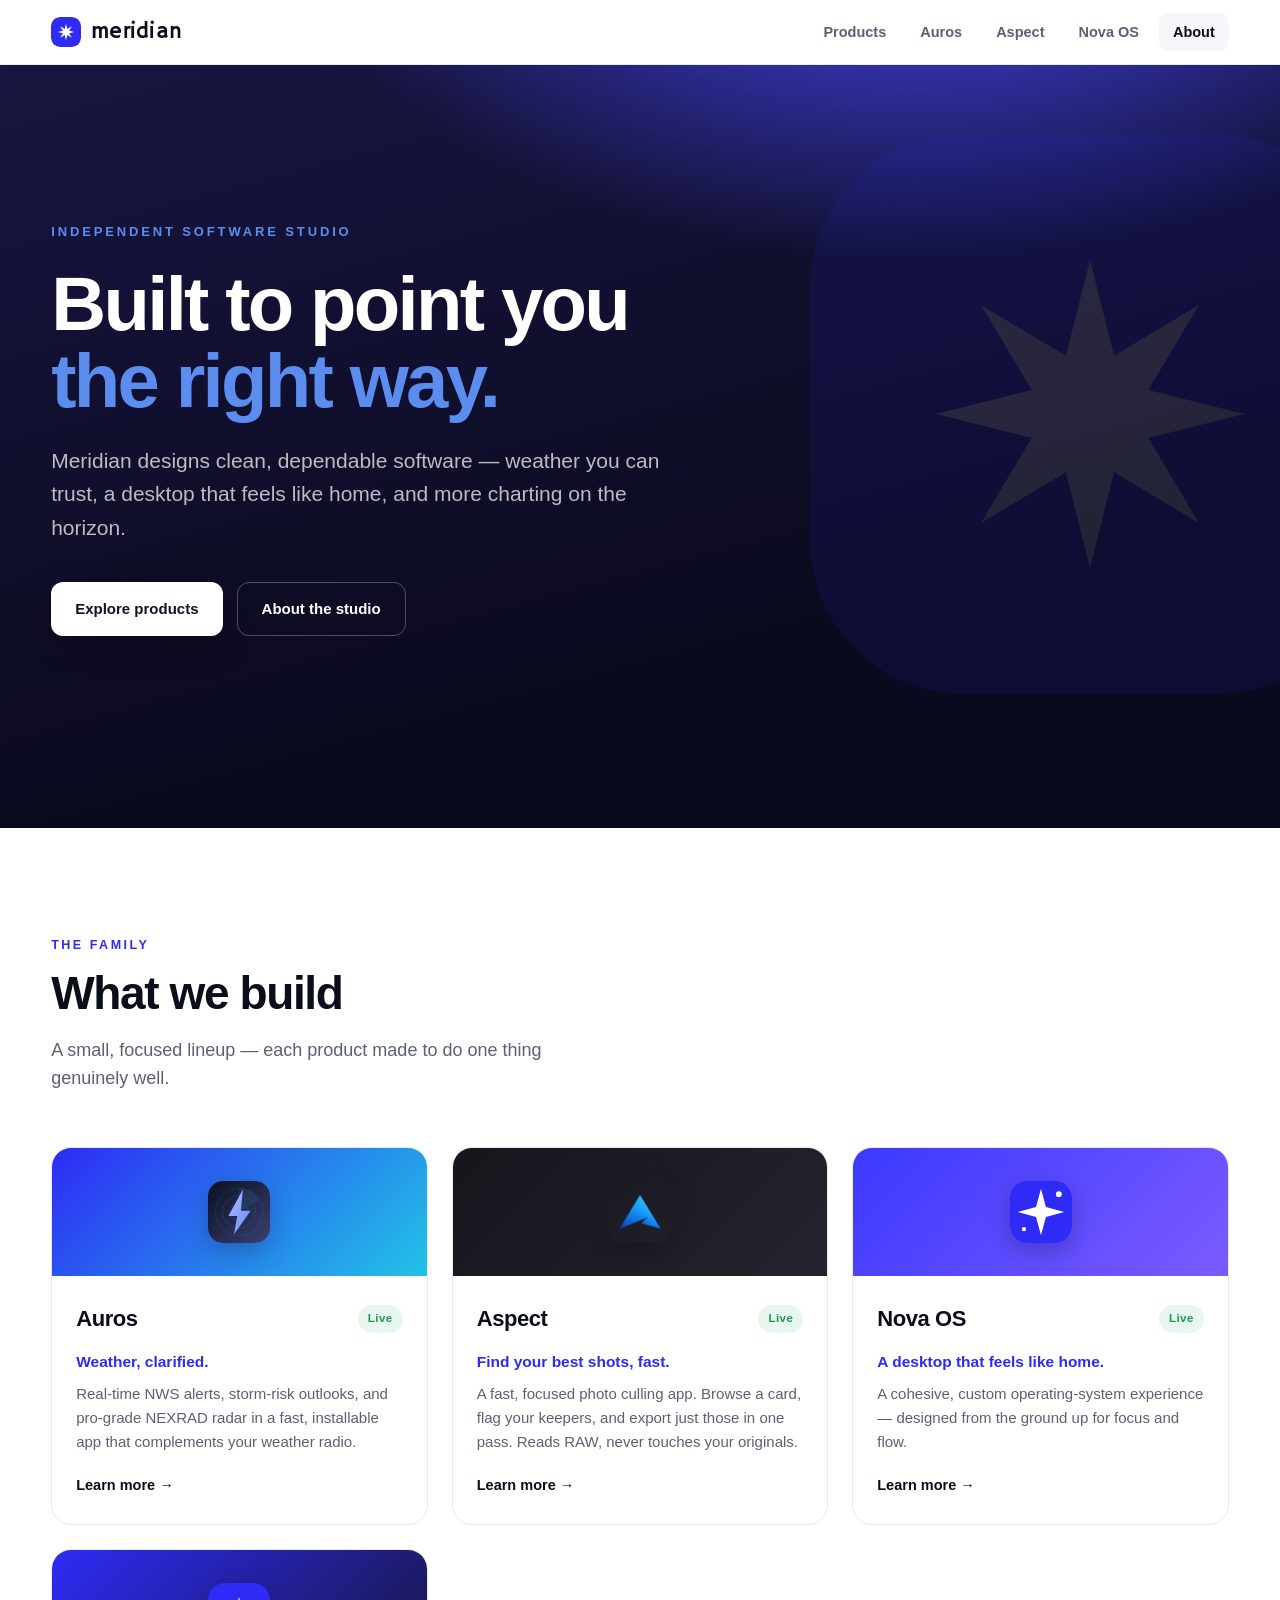
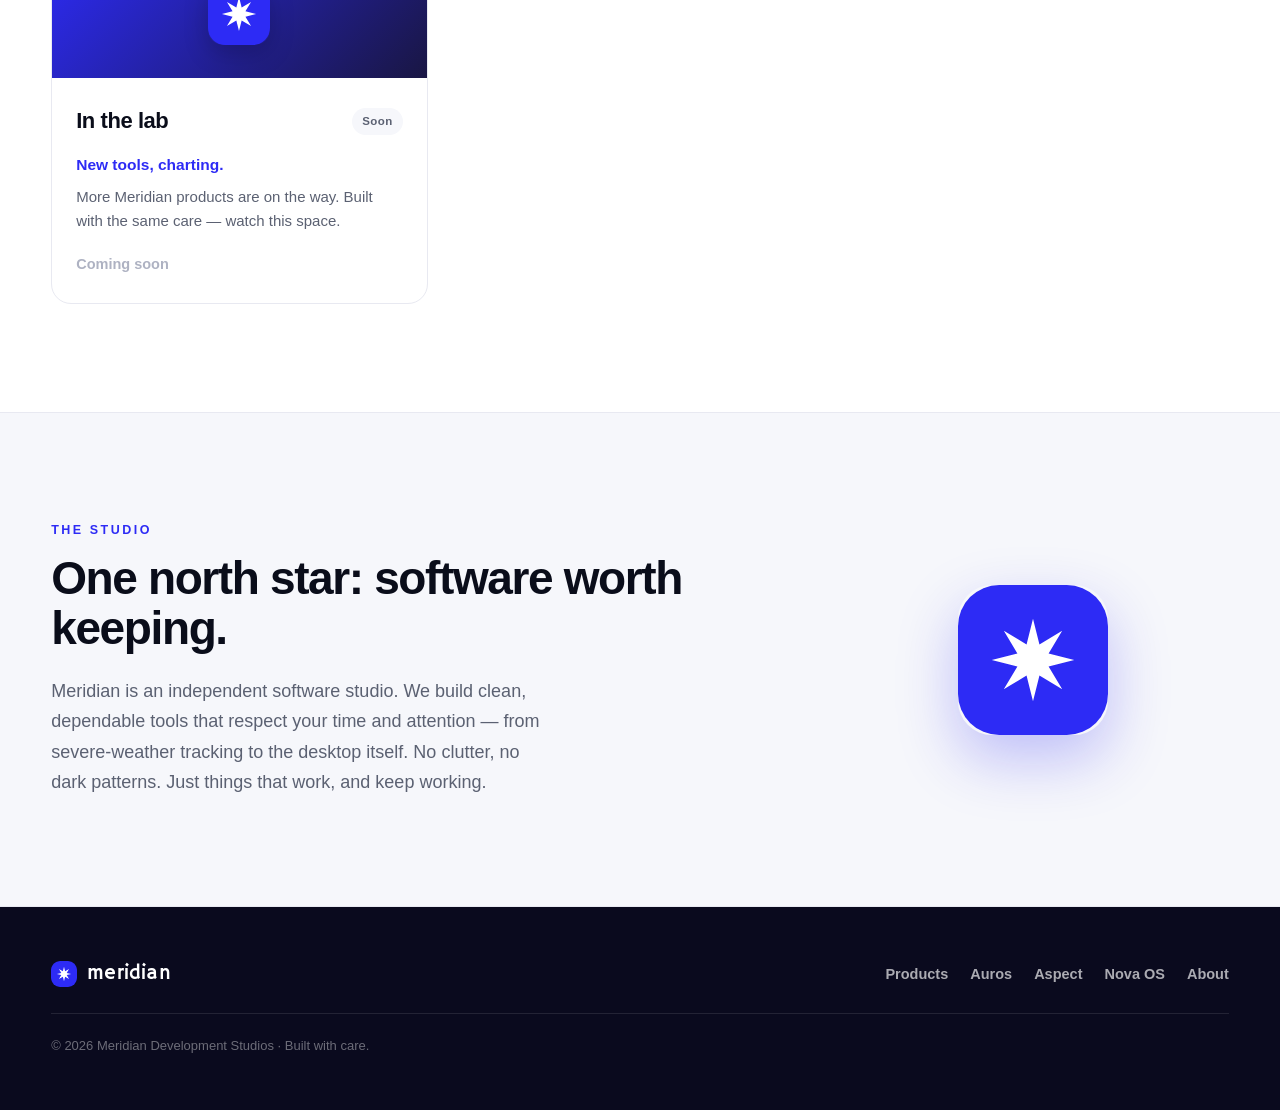
<file: index.html>
<!doctype html>
<html lang="en">
<head>
  <meta charset="UTF-8" />
  <meta name="viewport" content="width=device-width, initial-scale=1" />
  <title>Meridian — Independent Software Studio</title>
  <meta name="description" content="Meridian is an independent software studio building clean, dependable tools — Auros weather and Nova OS." />
  <meta property="og:type" content="website" />
  <meta property="og:title" content="Meridian — Independent Software Studio" />
  <meta property="og:description" content="Clean, dependable software. Makers of Auros and Nova OS." />
  <meta property="og:image" content="/og.png" />
  <meta name="twitter:card" content="summary_large_image" />
  <meta name="twitter:title" content="Meridian — Independent Software Studio" />
  <meta name="twitter:description" content="Clean, dependable software. Makers of Auros and Nova OS." />
  <meta name="twitter:image" content="/og.png" />
  <meta name="theme-color" content="#2d2bf5" />
  <link rel="icon" href="favicon.svg" type="image/svg+xml" />
  <link rel="preconnect" href="https://fonts.googleapis.com" />
  <link rel="preconnect" href="https://fonts.gstatic.com" crossorigin />
  <link href="https://fonts.googleapis.com/css2?family=Hammersmith+One&display=swap" rel="stylesheet" />
  <link rel="stylesheet" href="styles.css" />
</head>
<body>
  <!-- logo sprite -->
  <svg width="0" height="0" style="position:absolute" aria-hidden="true">
    <symbol id="logo-meridian" viewBox="0 0 40 40">
      <rect width="40" height="40" rx="11" fill="#2d2bf5"/>
      <polygon points="20,9 21.72,15.84 27.78,12.22 24.16,18.28 31,20 24.16,21.72 27.78,27.78 21.72,24.16 20,31 18.28,24.16 12.22,27.78 15.84,21.72 9,20 15.84,18.28 12.22,12.22 18.28,15.84" fill="#fff"/>
    </symbol>
    <symbol id="logo-auros" viewBox="0 0 40 40">
      <rect width="40" height="40" rx="11" fill="#2d2bf5"/>
      <circle cx="20" cy="20" r="5.2" fill="#fff"/>
      <g stroke="#fff" stroke-width="2.4" stroke-linecap="round">
        <line x1="20" y1="7" x2="20" y2="10.6"/><line x1="20" y1="29.4" x2="20" y2="33"/>
        <line x1="7" y1="20" x2="10.6" y2="20"/><line x1="29.4" y1="20" x2="33" y2="20"/>
        <line x1="10.8" y1="10.8" x2="13.4" y2="13.4"/><line x1="26.6" y1="26.6" x2="29.2" y2="29.2"/>
        <line x1="29.2" y1="10.8" x2="26.6" y2="13.4"/><line x1="13.4" y1="26.6" x2="10.8" y2="29.2"/>
      </g>
    </symbol>
    <symbol id="logo-nova" viewBox="0 0 40 40">
      <rect width="40" height="40" rx="11" fill="#2d2bf5"/>
      <path d="M20 5 L23.2 16.8 L35 20 L23.2 23.2 L20 35 L16.8 23.2 L5 20 L16.8 16.8 Z" fill="#fff"/>
      <circle cx="31.5" cy="8.5" r="1.9" fill="#fff"/><circle cx="9" cy="31" r="1.4" fill="#fff"/>
    </symbol>
  </svg>

  <header class="nav" id="nav">
    <div class="nav-inner">
      <a class="brand" href="index.html" aria-label="Meridian — home">
        <svg width="30" height="30"><use href="#logo-meridian"/></svg>
        <span>meridian</span>
      </a>
      <nav class="navlinks" aria-label="Products">
        <a href="#products">Products</a>
        <a href="auros.html">Auros</a>
        <a href="aspect.html">Aspect</a>
        <a href="novaos.html">Nova OS</a>
        <a href="#about">About</a>
      </nav>
    </div>
  </header>

  <main id="top">
    <section class="hero">
      <svg class="star-deco" aria-hidden="true"><use href="#logo-meridian"/></svg>
      <div class="hero-inner">
        <p class="eyebrow reveal">INDEPENDENT SOFTWARE STUDIO</p>
        <h1 class="reveal">Built to point you <span>the right way.</span></h1>
        <p class="lede reveal">Meridian designs clean, dependable software — weather you can trust, a desktop that feels like home, and more charting on the horizon.</p>
        <div class="cta reveal">
          <a class="btn btn-dark" href="#products">Explore products</a>
          <a class="btn btn-ghost" href="#about">About the studio</a>
        </div>
      </div>
    </section>

    <section class="section" id="products">
      <div class="wrap">
        <div class="section-head reveal">
          <p class="kicker">THE FAMILY</p>
          <h2>What we build</h2>
          <p class="section-sub">A small, focused lineup — each product made to do one thing genuinely well.</p>
        </div>
        <div class="grid">
          <article class="card reveal" id="auros">
            <div class="card-banner banner-auros"><img src="auroslogo.svg" alt="Auros" /></div>
            <div class="card-body">
              <div class="card-top"><h3>Auros</h3><span class="badge live">Live</span></div>
              <p class="card-tag">Weather, clarified.</p>
              <p class="card-desc">Real-time NWS alerts, storm-risk outlooks, and pro-grade NEXRAD radar in a fast, installable app that complements your weather radio.</p>
              <a class="card-link" href="auros.html">Learn more →</a>
            </div>
          </article>
          <article class="card reveal" id="aspect">
            <div class="card-banner banner-aspect"><img src="aspectlogo.png" alt="Aspect" /></div>
            <div class="card-body">
              <div class="card-top"><h3>Aspect</h3><span class="badge live">Live</span></div>
              <p class="card-tag">Find your best shots, fast.</p>
              <p class="card-desc">A fast, focused photo culling app. Browse a card, flag your keepers, and export just those in one pass. Reads RAW, never touches your originals.</p>
              <a class="card-link" href="aspect.html">Learn more →</a>
            </div>
          </article>
          <article class="card reveal" id="novaos">
            <div class="card-banner banner-nova"><svg><use href="#logo-nova"/></svg></div>
            <div class="card-body">
              <div class="card-top"><h3>Nova OS</h3><span class="badge live">Live</span></div>
              <p class="card-tag">A desktop that feels like home.</p>
              <p class="card-desc">A cohesive, custom operating-system experience — designed from the ground up for focus and flow.</p>
              <a class="card-link" href="novaos.html">Learn more →</a>
            </div>
          </article>
          <article class="card reveal">
            <div class="card-banner banner-soon"><svg><use href="#logo-meridian"/></svg></div>
            <div class="card-body">
              <div class="card-top"><h3>In the lab</h3><span class="badge soon">Soon</span></div>
              <p class="card-tag">New tools, charting.</p>
              <p class="card-desc">More Meridian products are on the way. Built with the same care — watch this space.</p>
              <span class="card-link disabled">Coming soon</span>
            </div>
          </article>
        </div>
      </div>
    </section>

    <section class="section about" id="about">
      <div class="wrap about-grid">
        <div class="reveal">
          <p class="kicker">THE STUDIO</p>
          <h2>One north star: software worth keeping.</h2>
          <p class="about-text">Meridian is an independent software studio. We build clean, dependable tools that respect your time and attention — from severe-weather tracking to the desktop itself. No clutter, no dark patterns. Just things that work, and keep working.</p>
        </div>
        <div class="about-star reveal"><svg><use href="#logo-meridian"/></svg></div>
      </div>
    </section>
  </main>

  <footer class="footer">
    <div class="foot-inner">
      <a class="brand foot-brand" href="index.html">
        <svg width="26" height="26"><use href="#logo-meridian"/></svg>
        <span>meridian</span>
      </a>
      <nav class="foot-links" aria-label="Footer">
        <a href="#products">Products</a>
        <a href="auros.html">Auros</a>
        <a href="aspect.html">Aspect</a>
        <a href="novaos.html">Nova OS</a>
        <a href="#about">About</a>
      </nav>
      <p class="copy">© 2026 Meridian Development Studios · Built with care.</p>
    </div>
  </footer>

  <script src="script.js"></script>
</body>
</html>
</file>
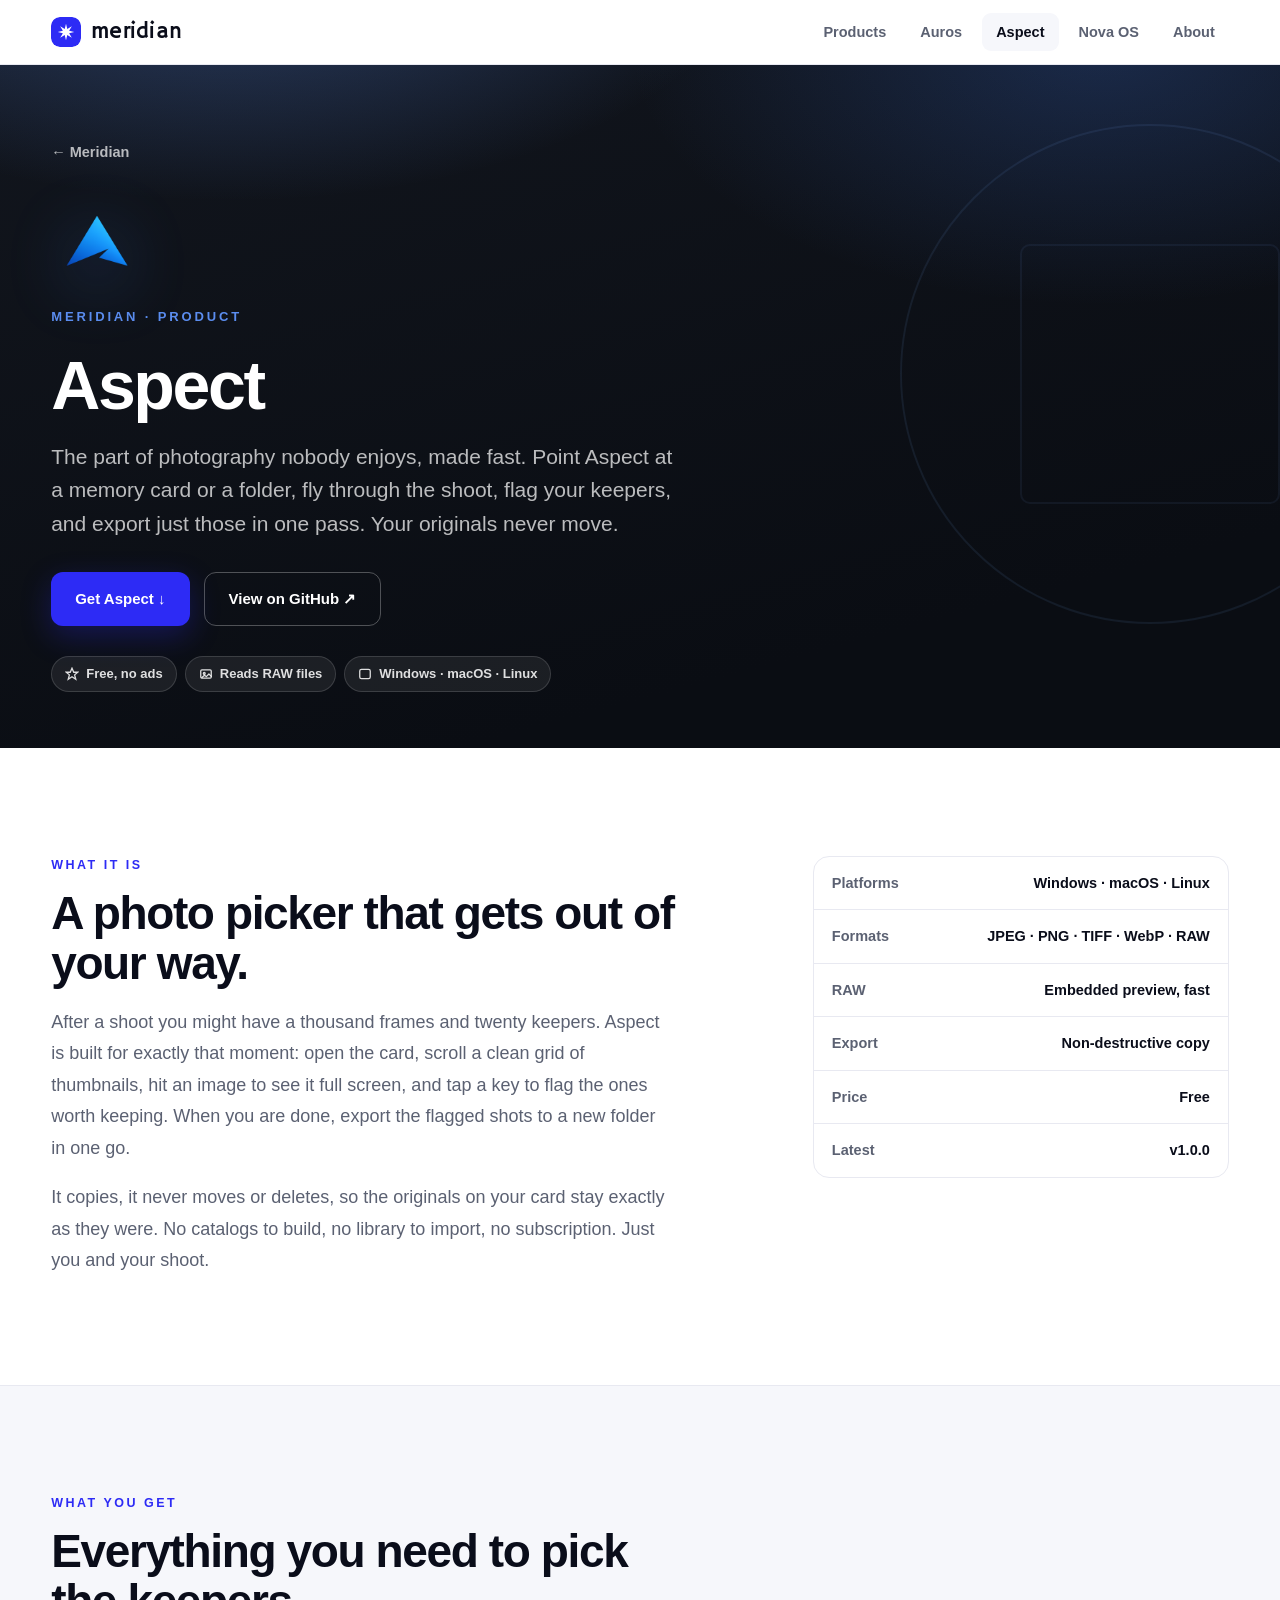
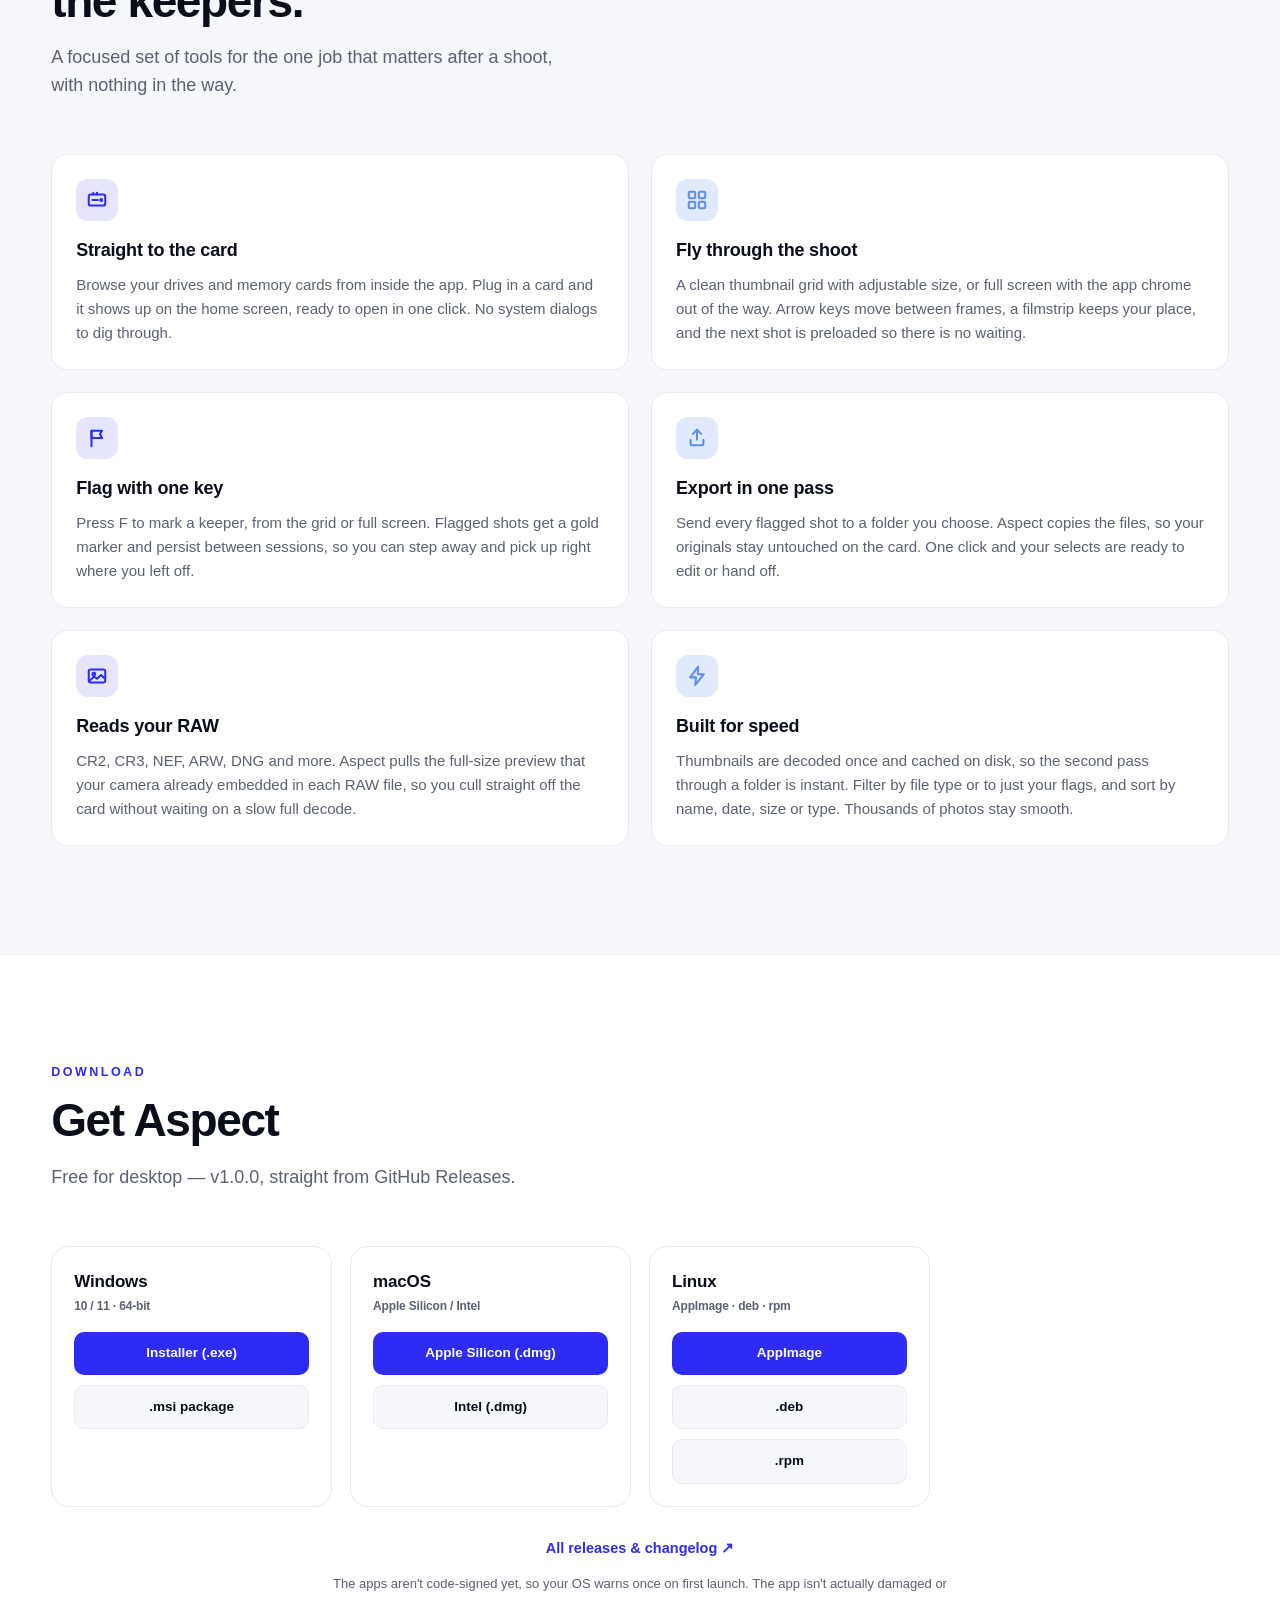
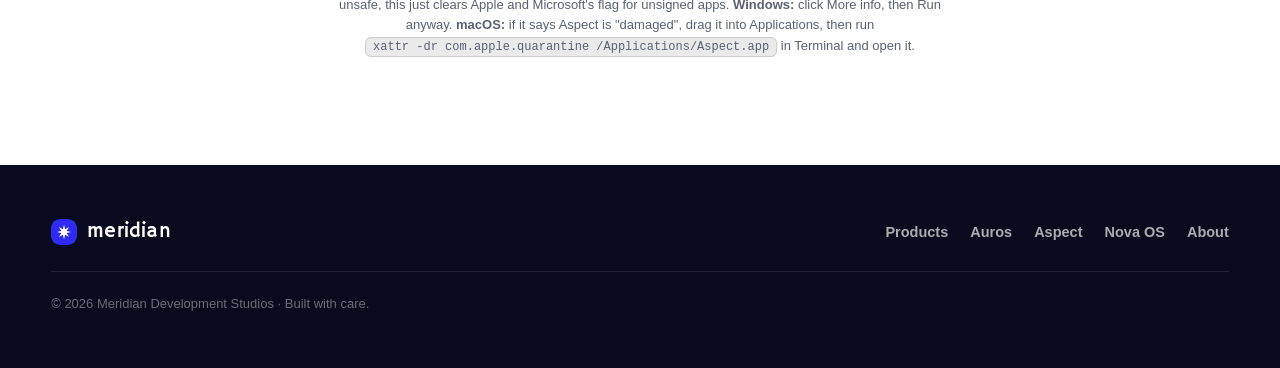
<file: aspect.html>
<!doctype html>
<html lang="en">
<head>
  <meta charset="UTF-8" />
  <meta name="viewport" content="width=device-width, initial-scale=1" />
  <title>Aspect — Find Your Best Shots, Fast · Meridian</title>
  <meta name="description" content="Aspect is a fast photo culling app by Meridian. Browse a drive or memory card, fly through your shoot, flag the keepers, and export them in one pass. Reads RAW. Free for Windows, macOS and Linux." />
  <meta property="og:type" content="website" />
  <meta property="og:title" content="Aspect — by Meridian" />
  <meta property="og:description" content="A fast, focused photo culling app. Browse, flag your keepers, export. Reads RAW. Free desktop app." />
  <meta property="og:image" content="/og.png" />
  <meta name="twitter:card" content="summary_large_image" />
  <meta name="twitter:title" content="Aspect — by Meridian" />
  <meta name="twitter:description" content="A fast, focused photo culling app for photographers. Free for Windows, macOS and Linux." />
  <meta name="twitter:image" content="/og.png" />
  <meta name="theme-color" content="#0c0e12" />
  <link rel="icon" href="favicon.svg" type="image/svg+xml" />
  <link rel="preconnect" href="https://fonts.googleapis.com" />
  <link rel="preconnect" href="https://fonts.gstatic.com" crossorigin />
  <link href="https://fonts.googleapis.com/css2?family=Hammersmith+One&display=swap" rel="stylesheet" />
  <link rel="stylesheet" href="styles.css" />
  <style>
    /* ---- Aspect page accents (photo-tool themed, page-scoped) ---- */
    .aspect-hero{position:relative;overflow:hidden;background:linear-gradient(165deg,#12161e 0%,#0a0d13 80%)}
    .glow{position:absolute;inset:0;pointer-events:none;
      background:
        radial-gradient(900px 460px at 18% -10%, rgba(91,141,239,.40), transparent 60%),
        radial-gradient(760px 420px at 86% 6%, rgba(60,111,212,.26), transparent 62%)}
    .aperture{position:absolute;right:-120px;top:50%;transform:translateY(-50%);width:500px;height:500px;pointer-events:none;opacity:.16}
    .aperture .iris{position:absolute;inset:0;border-radius:50%;border:2px solid rgba(122,166,245,.6);
      animation:spin 26s linear infinite}
    .aperture .blade{position:absolute;left:50%;top:50%;width:2px;height:46%;background:rgba(122,166,245,.5);transform-origin:top center}
    .aperture .frame{position:absolute;inset:24%;border:2px solid rgba(122,166,245,.45);border-radius:10px}
    @keyframes spin{to{transform:rotate(360deg)}}
    .aspect-hero .wrap{position:relative;z-index:2}
    .aspect-mark{width:92px;height:92px;display:block;margin:6px 0 20px;
      filter:drop-shadow(0 14px 34px rgba(59,130,246,.45))}
    .badge-row{display:flex;gap:8px;flex-wrap:wrap;margin-top:30px}
    .pill{display:inline-flex;align-items:center;gap:7px;padding:7px 13px;border-radius:999px;font-size:13px;font-weight:700;
      background:rgba(255,255,255,.07);border:1px solid rgba(255,255,255,.14);color:rgba(255,255,255,.86)}
    .pill svg{width:14px;height:14px;flex:none}
    .feature .fic.blue{background:color-mix(in srgb,#5b8def 18%,transparent);color:#5b8def}
    .dl-meta{display:block;max-width:640px;margin:14px auto 0;font-size:13px;line-height:1.6;color:var(--muted);text-align:center}
    .dl-meta code{font-family:ui-monospace,Menlo,Consolas,monospace;font-size:12px;background:rgba(127,127,127,.16);border:1px solid rgba(127,127,127,.28);padding:2px 7px;border-radius:6px;white-space:nowrap}
    @media (prefers-reduced-motion:reduce){.aperture .iris{animation:none}}
    @media (max-width:880px){.aperture{display:none}}
  </style>
</head>
<body data-release-repo="meridianstudios/aspect">
  <!-- logo sprite -->
  <svg width="0" height="0" style="position:absolute" aria-hidden="true">
    <symbol id="logo-meridian" viewBox="0 0 40 40">
      <rect width="40" height="40" rx="11" fill="#2d2bf5"/>
      <polygon points="20,9 21.72,15.84 27.78,12.22 24.16,18.28 31,20 24.16,21.72 27.78,27.78 21.72,24.16 20,31 18.28,24.16 12.22,27.78 15.84,21.72 9,20 15.84,18.28 12.22,12.22 18.28,15.84" fill="#fff"/>
    </symbol>
  </svg>

  <header class="nav" id="nav">
    <div class="nav-inner">
      <a class="brand" href="index.html" aria-label="Meridian — home">
        <svg width="30" height="30"><use href="#logo-meridian"/></svg>
        <span>meridian</span>
      </a>
      <nav class="navlinks" aria-label="Products">
        <a href="index.html#products">Products</a>
        <a href="auros.html">Auros</a>
        <a href="aspect.html" class="current">Aspect</a>
        <a href="novaos.html">Nova OS</a>
        <a href="index.html#about">About</a>
      </nav>
    </div>
  </header>

  <main id="top">
    <section class="page-hero aspect-hero">
      <div class="glow" aria-hidden="true"></div>
      <div class="aperture" aria-hidden="true">
        <div class="iris"></div>
        <div class="frame"></div>
      </div>
      <div class="wrap">
        <a class="backlink" href="index.html">← Meridian</a>
        <img class="aspect-mark" src="aspectlogo.png" alt="Aspect logo" width="92" height="92" />
        <p class="eyebrow reveal">MERIDIAN · PRODUCT</p>
        <h1 class="reveal">Aspect</h1>
        <p class="lede reveal">The part of photography nobody enjoys, made fast. Point Aspect at a memory card or a folder, fly through the shoot, flag your keepers, and export just those in one pass. Your originals never move.</p>
        <div class="cta reveal">
          <a class="btn btn-primary" href="#download">Get Aspect ↓</a>
          <a class="btn btn-ghost" href="https://github.com/meridianstudios/aspect" target="_blank" rel="noreferrer">View on GitHub ↗</a>
        </div>
        <div class="badge-row reveal">
          <span class="pill"><svg viewBox="0 0 24 24" fill="none" stroke="currentColor" stroke-width="2.2"><path d="M12 2l3 7h7l-5.5 4.5L18.5 21 12 16.8 5.5 21l2-7.5L2 9h7z"/></svg>Free, no ads</span>
          <span class="pill"><svg viewBox="0 0 24 24" fill="none" stroke="currentColor" stroke-width="2.2" stroke-linecap="round" stroke-linejoin="round"><rect x="3" y="5" width="18" height="14" rx="2"/><circle cx="9" cy="11" r="1.6"/><path d="M5 18l4.5-4 3 2.5L17 12l4 4"/></svg>Reads RAW files</span>
          <span class="pill"><svg viewBox="0 0 24 24" fill="none" stroke="currentColor" stroke-width="2.2"><rect x="3" y="4" width="18" height="16" rx="3"/></svg>Windows · macOS · Linux</span>
        </div>
      </div>
    </section>

    <section class="section">
      <div class="wrap">
        <div class="overview">
          <div class="reveal">
            <p class="kicker">WHAT IT IS</p>
            <h2>A photo picker that gets out of your way.</h2>
            <p class="ov-text">After a shoot you might have a thousand frames and twenty keepers. Aspect is built for exactly that moment: open the card, scroll a clean grid of thumbnails, hit an image to see it full screen, and tap a key to flag the ones worth keeping. When you are done, export the flagged shots to a new folder in one go.</p>
            <p class="ov-text">It copies, it never moves or deletes, so the originals on your card stay exactly as they were. No catalogs to build, no library to import, no subscription. Just you and your shoot.</p>
          </div>
          <ul class="facts reveal">
            <li><span class="k">Platforms</span><span class="v">Windows · macOS · Linux</span></li>
            <li><span class="k">Formats</span><span class="v">JPEG · PNG · TIFF · WebP · RAW</span></li>
            <li><span class="k">RAW</span><span class="v">Embedded preview, fast</span></li>
            <li><span class="k">Export</span><span class="v">Non-destructive copy</span></li>
            <li><span class="k">Price</span><span class="v">Free</span></li>
            <li><span class="k">Latest</span><span class="v" data-latest-tag>v1.0.0</span></li>
          </ul>
        </div>
      </div>
    </section>

    <section class="section about">
      <div class="wrap">
        <div class="section-head reveal">
          <p class="kicker">WHAT YOU GET</p>
          <h2>Everything you need to pick the keepers.</h2>
          <p class="section-sub">A focused set of tools for the one job that matters after a shoot, with nothing in the way.</p>
        </div>
        <div class="features">
          <div class="feature reveal">
            <div class="fic"><svg width="22" height="22" viewBox="0 0 24 24" fill="none" stroke="currentColor" stroke-width="2.2" stroke-linecap="round" stroke-linejoin="round"><rect x="3" y="6" width="18" height="12" rx="2"/><path d="M7 12h6"/><circle cx="16.5" cy="12" r="1"/><path d="M8 6V4M12 6V4"/></svg></div>
            <h3>Straight to the card</h3>
            <p>Browse your drives and memory cards from inside the app. Plug in a card and it shows up on the home screen, ready to open in one click. No system dialogs to dig through.</p>
          </div>
          <div class="feature reveal">
            <div class="fic blue"><svg width="22" height="22" viewBox="0 0 24 24" fill="none" stroke="currentColor" stroke-width="2.2" stroke-linecap="round" stroke-linejoin="round"><rect x="3" y="3" width="7" height="7" rx="1.4"/><rect x="14" y="3" width="7" height="7" rx="1.4"/><rect x="3" y="14" width="7" height="7" rx="1.4"/><rect x="14" y="14" width="7" height="7" rx="1.4"/></svg></div>
            <h3>Fly through the shoot</h3>
            <p>A clean thumbnail grid with adjustable size, or full screen with the app chrome out of the way. Arrow keys move between frames, a filmstrip keeps your place, and the next shot is preloaded so there is no waiting.</p>
          </div>
          <div class="feature reveal">
            <div class="fic"><svg width="22" height="22" viewBox="0 0 24 24" fill="none" stroke="currentColor" stroke-width="2.2" stroke-linecap="round" stroke-linejoin="round"><path d="M6 21V4"/><path d="M6 4h11.5l-2.2 3.6L17.5 12H6z"/></svg></div>
            <h3>Flag with one key</h3>
            <p>Press F to mark a keeper, from the grid or full screen. Flagged shots get a gold marker and persist between sessions, so you can step away and pick up right where you left off.</p>
          </div>
          <div class="feature reveal">
            <div class="fic blue"><svg width="22" height="22" viewBox="0 0 24 24" fill="none" stroke="currentColor" stroke-width="2.2" stroke-linecap="round" stroke-linejoin="round"><path d="M12 3v11"/><path d="M7.5 7.5 12 3l4.5 4.5"/><path d="M5 14v4.5A1.5 1.5 0 0 0 6.5 20h11a1.5 1.5 0 0 0 1.5-1.5V14"/></svg></div>
            <h3>Export in one pass</h3>
            <p>Send every flagged shot to a folder you choose. Aspect copies the files, so your originals stay untouched on the card. One click and your selects are ready to edit or hand off.</p>
          </div>
          <div class="feature reveal">
            <div class="fic"><svg width="22" height="22" viewBox="0 0 24 24" fill="none" stroke="currentColor" stroke-width="2.2" stroke-linecap="round" stroke-linejoin="round"><rect x="3" y="5" width="18" height="14" rx="2"/><circle cx="8.5" cy="10" r="1.5"/><path d="M4 17l5-4.5 3 2.5L16.5 11 20 14.5"/></svg></div>
            <h3>Reads your RAW</h3>
            <p>CR2, CR3, NEF, ARW, DNG and more. Aspect pulls the full-size preview that your camera already embedded in each RAW file, so you cull straight off the card without waiting on a slow full decode.</p>
          </div>
          <div class="feature reveal">
            <div class="fic blue"><svg width="22" height="22" viewBox="0 0 24 24" fill="none" stroke="currentColor" stroke-width="2.2" stroke-linecap="round" stroke-linejoin="round"><path d="M13 2L4.5 13.5H11l-1 8.5L19.5 10H13z"/></svg></div>
            <h3>Built for speed</h3>
            <p>Thumbnails are decoded once and cached on disk, so the second pass through a folder is instant. Filter by file type or to just your flags, and sort by name, date, size or type. Thousands of photos stay smooth.</p>
          </div>
        </div>
      </div>
    </section>

    <section class="section" id="download" data-release-repo="meridianstudios/aspect">
      <div class="wrap">
        <div class="section-head reveal">
          <p class="kicker">DOWNLOAD</p>
          <h2>Get Aspect</h2>
          <p class="section-sub">Free for desktop — <span data-latest-tag>v1.0.0</span>, straight from GitHub Releases.</p>
        </div>
        <div class="dl-grid">
          <div class="dl-card reveal">
            <div class="dl-os">Windows<small>10 / 11 · 64-bit</small></div>
            <a class="dl-btn" data-dl="setup.exe" href="https://github.com/meridianstudios/aspect/releases/download/v1.0.0/Aspect_1.0.0_x64-setup.exe">Installer (.exe)</a>
            <a class="dl-btn ghost" data-dl="en-us.msi" href="https://github.com/meridianstudios/aspect/releases/download/v1.0.0/Aspect_1.0.0_x64_en-US.msi">.msi package</a>
          </div>
          <div class="dl-card reveal">
            <div class="dl-os">macOS<small>Apple Silicon / Intel</small></div>
            <a class="dl-btn" data-dl="aarch64.dmg" href="https://github.com/meridianstudios/aspect/releases/download/v1.0.0/Aspect_1.0.0_aarch64.dmg">Apple Silicon (.dmg)</a>
            <a class="dl-btn ghost" data-dl="x64.dmg" href="https://github.com/meridianstudios/aspect/releases/download/v1.0.0/Aspect_1.0.0_x64.dmg">Intel (.dmg)</a>
          </div>
          <div class="dl-card reveal">
            <div class="dl-os">Linux<small>AppImage · deb · rpm</small></div>
            <a class="dl-btn" data-dl="appimage" href="https://github.com/meridianstudios/aspect/releases/download/v1.0.0/Aspect_1.0.0_amd64.AppImage">AppImage</a>
            <a class="dl-btn ghost" data-dl="amd64.deb" href="https://github.com/meridianstudios/aspect/releases/download/v1.0.0/Aspect_1.0.0_amd64.deb">.deb</a>
            <a class="dl-btn ghost" data-dl=".rpm" href="https://github.com/meridianstudios/aspect/releases/download/v1.0.0/Aspect-1.0.0-1.x86_64.rpm">.rpm</a>
          </div>
        </div>
        <p class="dl-note"><a href="https://github.com/meridianstudios/aspect/releases" target="_blank" rel="noreferrer">All releases &amp; changelog ↗</a></p>
        <p class="dl-meta">The apps aren't code-signed yet, so your OS warns once on first launch. The app isn't actually damaged or unsafe, this just clears Apple and Microsoft's flag for unsigned apps. <b>Windows:</b> click More info, then Run anyway. <b>macOS:</b> if it says Aspect is "damaged", drag it into Applications, then run <code>xattr -dr com.apple.quarantine /Applications/Aspect.app</code> in Terminal and open it.</p>
      </div>
    </section>
  </main>

  <footer class="footer">
    <div class="foot-inner">
      <a class="brand foot-brand" href="index.html">
        <svg width="26" height="26"><use href="#logo-meridian"/></svg>
        <span>meridian</span>
      </a>
      <nav class="foot-links" aria-label="Footer">
        <a href="index.html#products">Products</a>
        <a href="auros.html">Auros</a>
        <a href="aspect.html">Aspect</a>
        <a href="novaos.html">Nova OS</a>
        <a href="index.html#about">About</a>
      </nav>
      <p class="copy">© 2026 Meridian Development Studios · Built with care.</p>
    </div>
  </footer>

  <script src="script.js"></script>
</body>
</html>
</file>
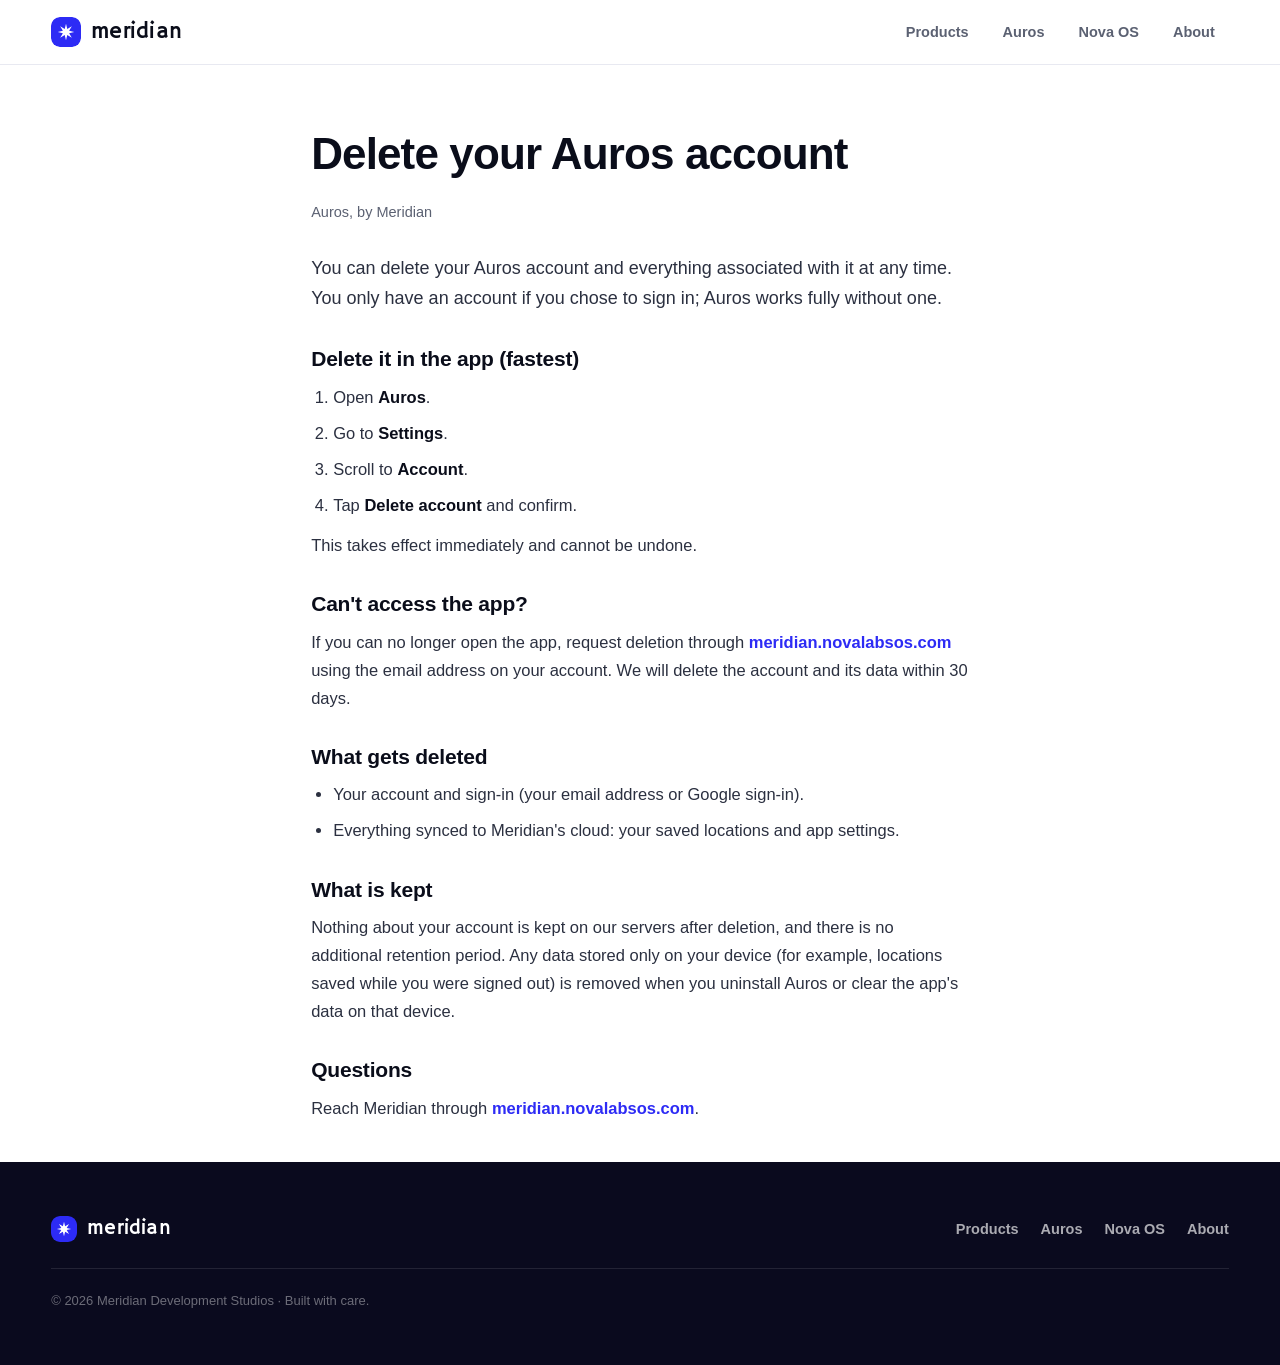
<file: auros-delete-account.html>
<!doctype html>
<html lang="en">
<head>
  <meta charset="UTF-8" />
  <meta name="viewport" content="width=device-width, initial-scale=1" />
  <title>Delete your Auros account — Meridian</title>
  <meta name="description" content="How to delete your Auros account and all associated data." />
  <meta name="theme-color" content="#0a0f22" />
  <link rel="icon" href="favicon.svg" type="image/svg+xml" />
  <link rel="preconnect" href="https://fonts.googleapis.com" />
  <link rel="preconnect" href="https://fonts.gstatic.com" crossorigin />
  <link href="https://fonts.googleapis.com/css2?family=Hammersmith+One&display=swap" rel="stylesheet" />
  <link rel="stylesheet" href="styles.css" />
  <style>
    .legal{max-width:760px;margin:0 auto;padding:120px var(--pad) 40px}
    .legal h1{font-size:clamp(30px,5vw,44px);letter-spacing:-.02em;font-weight:800;margin-bottom:10px}
    .legal .updated{color:var(--muted);font-size:14.5px;margin-bottom:28px}
    .legal h2{font-size:21px;font-weight:800;letter-spacing:-.01em;margin:34px 0 10px}
    .legal p{font-size:16.5px;color:#2b3040;line-height:1.7;margin-top:12px}
    .legal ol,.legal ul{margin:12px 0 0;padding-left:22px}
    .legal li{font-size:16.5px;color:#2b3040;line-height:1.7;margin-top:8px}
    .legal .lead{font-size:18px}
    .legal a{color:var(--blue);font-weight:600}
    .legal strong{color:var(--ink)}
  </style>
</head>
<body>
  <svg width="0" height="0" style="position:absolute" aria-hidden="true">
    <symbol id="logo-meridian" viewBox="0 0 40 40">
      <rect width="40" height="40" rx="11" fill="#2d2bf5"/>
      <polygon points="20,9 21.72,15.84 27.78,12.22 24.16,18.28 31,20 24.16,21.72 27.78,27.78 21.72,24.16 20,31 18.28,24.16 12.22,27.78 15.84,21.72 9,20 15.84,18.28 12.22,12.22 18.28,15.84" fill="#fff"/>
    </symbol>
  </svg>

  <header class="nav" id="nav">
    <div class="nav-inner">
      <a class="brand" href="index.html" aria-label="Meridian — home">
        <svg width="30" height="30"><use href="#logo-meridian"/></svg>
        <span>meridian</span>
      </a>
      <nav class="navlinks" aria-label="Products">
        <a href="index.html#products">Products</a>
        <a href="auros.html">Auros</a>
        <a href="novaos.html">Nova OS</a>
        <a href="index.html#about">About</a>
      </nav>
    </div>
  </header>

  <main class="legal">
    <h1>Delete your Auros account</h1>
    <p class="updated">Auros, by Meridian</p>

    <p class="lead">You can delete your Auros account and everything associated with it at any time. You only have an account if you chose to sign in; Auros works fully without one.</p>

    <h2>Delete it in the app (fastest)</h2>
    <ol>
      <li>Open <strong>Auros</strong>.</li>
      <li>Go to <strong>Settings</strong>.</li>
      <li>Scroll to <strong>Account</strong>.</li>
      <li>Tap <strong>Delete account</strong> and confirm.</li>
    </ol>
    <p>This takes effect immediately and cannot be undone.</p>

    <h2>Can't access the app?</h2>
    <p>If you can no longer open the app, request deletion through <a href="https://meridian.novalabsos.com" target="_blank" rel="noreferrer">meridian.novalabsos.com</a> using the email address on your account. We will delete the account and its data within 30 days.</p>

    <h2>What gets deleted</h2>
    <ul>
      <li>Your account and sign-in (your email address or Google sign-in).</li>
      <li>Everything synced to Meridian's cloud: your saved locations and app settings.</li>
    </ul>

    <h2>What is kept</h2>
    <p>Nothing about your account is kept on our servers after deletion, and there is no additional retention period. Any data stored only on your device (for example, locations saved while you were signed out) is removed when you uninstall Auros or clear the app's data on that device.</p>

    <h2>Questions</h2>
    <p>Reach Meridian through <a href="https://meridian.novalabsos.com" target="_blank" rel="noreferrer">meridian.novalabsos.com</a>.</p>
  </main>

  <footer class="footer">
    <div class="foot-inner">
      <a class="brand foot-brand" href="index.html">
        <svg width="26" height="26"><use href="#logo-meridian"/></svg>
        <span>meridian</span>
      </a>
      <nav class="foot-links" aria-label="Footer">
        <a href="index.html#products">Products</a>
        <a href="auros.html">Auros</a>
        <a href="novaos.html">Nova OS</a>
        <a href="index.html#about">About</a>
      </nav>
      <p class="copy">© 2026 Meridian Development Studios · Built with care.</p>
    </div>
  </footer>
</body>
</html>
</file>
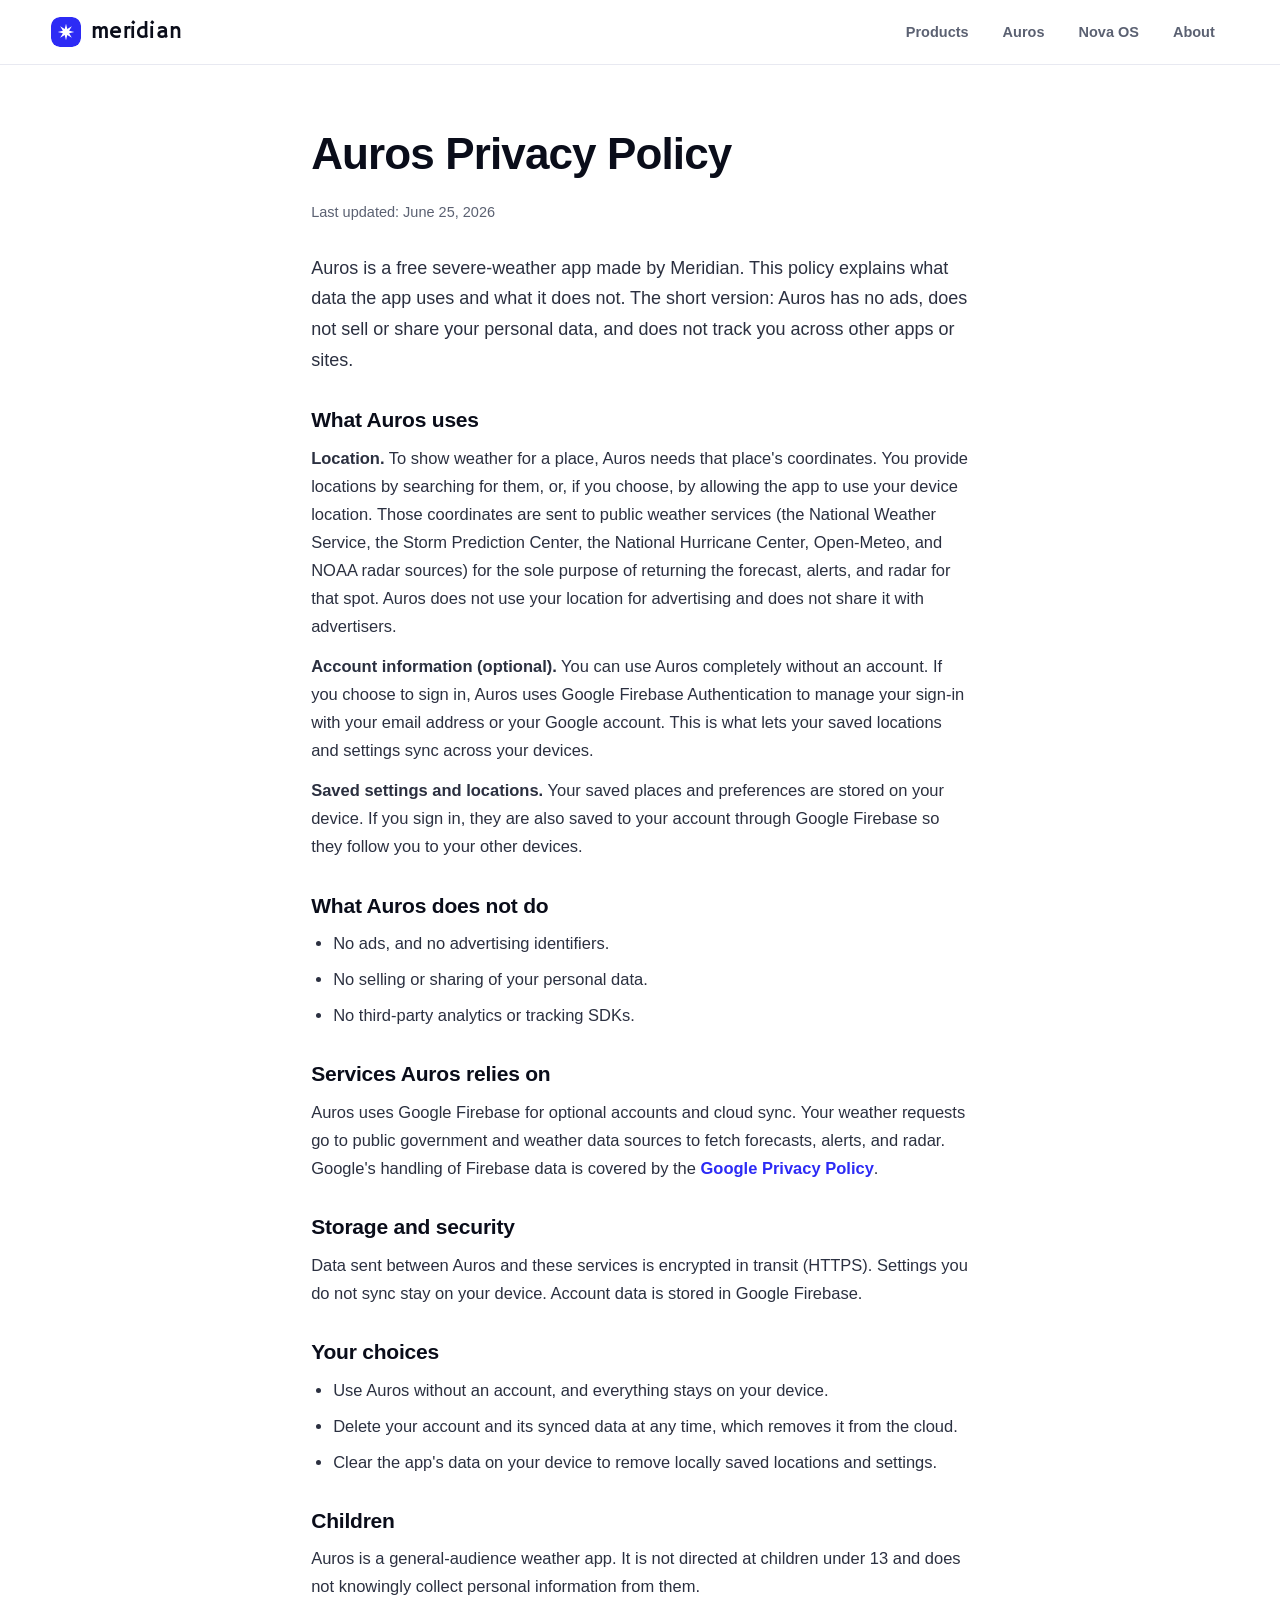
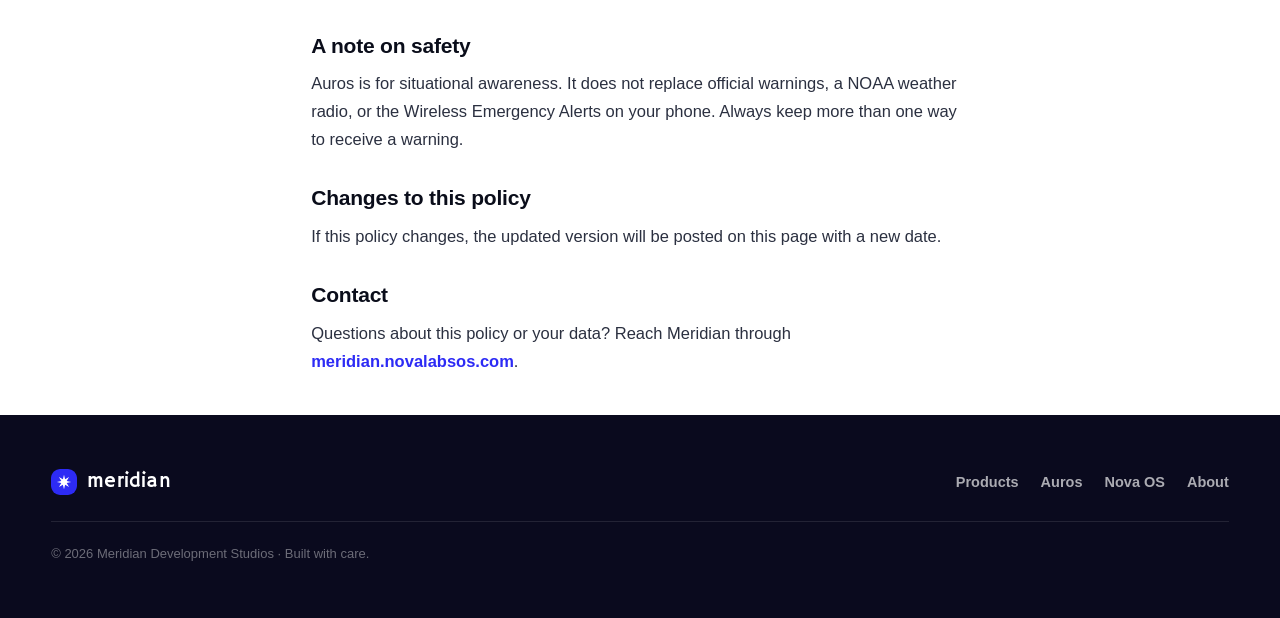
<file: auros-privacy.html>
<!doctype html>
<html lang="en">
<head>
  <meta charset="UTF-8" />
  <meta name="viewport" content="width=device-width, initial-scale=1" />
  <title>Auros Privacy Policy — Meridian</title>
  <meta name="description" content="How the Auros weather app uses your data. No ads, no selling your data, no tracking." />
  <meta name="theme-color" content="#0a0f22" />
  <link rel="icon" href="favicon.svg" type="image/svg+xml" />
  <link rel="preconnect" href="https://fonts.googleapis.com" />
  <link rel="preconnect" href="https://fonts.gstatic.com" crossorigin />
  <link href="https://fonts.googleapis.com/css2?family=Hammersmith+One&display=swap" rel="stylesheet" />
  <link rel="stylesheet" href="styles.css" />
  <style>
    .legal{max-width:760px;margin:0 auto;padding:120px var(--pad) 40px}
    .legal h1{font-size:clamp(30px,5vw,44px);letter-spacing:-.02em;font-weight:800;margin-bottom:10px}
    .legal .updated{color:var(--muted);font-size:14.5px;margin-bottom:28px}
    .legal h2{font-size:21px;font-weight:800;letter-spacing:-.01em;margin:34px 0 10px}
    .legal p{font-size:16.5px;color:#2b3040;line-height:1.7;margin-top:12px}
    .legal ul{margin:12px 0 0;padding-left:22px}
    .legal li{font-size:16.5px;color:#2b3040;line-height:1.7;margin-top:8px}
    .legal .lead{font-size:18px}
    .legal a{color:var(--blue);font-weight:600}
  </style>
</head>
<body>
  <svg width="0" height="0" style="position:absolute" aria-hidden="true">
    <symbol id="logo-meridian" viewBox="0 0 40 40">
      <rect width="40" height="40" rx="11" fill="#2d2bf5"/>
      <polygon points="20,9 21.72,15.84 27.78,12.22 24.16,18.28 31,20 24.16,21.72 27.78,27.78 21.72,24.16 20,31 18.28,24.16 12.22,27.78 15.84,21.72 9,20 15.84,18.28 12.22,12.22 18.28,15.84" fill="#fff"/>
    </symbol>
  </svg>

  <header class="nav" id="nav">
    <div class="nav-inner">
      <a class="brand" href="index.html" aria-label="Meridian — home">
        <svg width="30" height="30"><use href="#logo-meridian"/></svg>
        <span>meridian</span>
      </a>
      <nav class="navlinks" aria-label="Products">
        <a href="index.html#products">Products</a>
        <a href="auros.html">Auros</a>
        <a href="novaos.html">Nova OS</a>
        <a href="index.html#about">About</a>
      </nav>
    </div>
  </header>

  <main class="legal">
    <h1>Auros Privacy Policy</h1>
    <p class="updated">Last updated: June 25, 2026</p>

    <p class="lead">Auros is a free severe-weather app made by Meridian. This policy explains what data the app uses and what it does not. The short version: Auros has no ads, does not sell or share your personal data, and does not track you across other apps or sites.</p>

    <h2>What Auros uses</h2>
    <p><strong>Location.</strong> To show weather for a place, Auros needs that place's coordinates. You provide locations by searching for them, or, if you choose, by allowing the app to use your device location. Those coordinates are sent to public weather services (the National Weather Service, the Storm Prediction Center, the National Hurricane Center, Open-Meteo, and NOAA radar sources) for the sole purpose of returning the forecast, alerts, and radar for that spot. Auros does not use your location for advertising and does not share it with advertisers.</p>
    <p><strong>Account information (optional).</strong> You can use Auros completely without an account. If you choose to sign in, Auros uses Google Firebase Authentication to manage your sign-in with your email address or your Google account. This is what lets your saved locations and settings sync across your devices.</p>
    <p><strong>Saved settings and locations.</strong> Your saved places and preferences are stored on your device. If you sign in, they are also saved to your account through Google Firebase so they follow you to your other devices.</p>

    <h2>What Auros does not do</h2>
    <ul>
      <li>No ads, and no advertising identifiers.</li>
      <li>No selling or sharing of your personal data.</li>
      <li>No third-party analytics or tracking SDKs.</li>
    </ul>

    <h2>Services Auros relies on</h2>
    <p>Auros uses Google Firebase for optional accounts and cloud sync. Your weather requests go to public government and weather data sources to fetch forecasts, alerts, and radar. Google's handling of Firebase data is covered by the <a href="https://policies.google.com/privacy" target="_blank" rel="noreferrer">Google Privacy Policy</a>.</p>

    <h2>Storage and security</h2>
    <p>Data sent between Auros and these services is encrypted in transit (HTTPS). Settings you do not sync stay on your device. Account data is stored in Google Firebase.</p>

    <h2>Your choices</h2>
    <ul>
      <li>Use Auros without an account, and everything stays on your device.</li>
      <li>Delete your account and its synced data at any time, which removes it from the cloud.</li>
      <li>Clear the app's data on your device to remove locally saved locations and settings.</li>
    </ul>

    <h2>Children</h2>
    <p>Auros is a general-audience weather app. It is not directed at children under 13 and does not knowingly collect personal information from them.</p>

    <h2>A note on safety</h2>
    <p>Auros is for situational awareness. It does not replace official warnings, a NOAA weather radio, or the Wireless Emergency Alerts on your phone. Always keep more than one way to receive a warning.</p>

    <h2>Changes to this policy</h2>
    <p>If this policy changes, the updated version will be posted on this page with a new date.</p>

    <h2>Contact</h2>
    <p>Questions about this policy or your data? Reach Meridian through <a href="https://meridian.novalabsos.com" target="_blank" rel="noreferrer">meridian.novalabsos.com</a>.</p>
  </main>

  <footer class="footer">
    <div class="foot-inner">
      <a class="brand foot-brand" href="index.html">
        <svg width="26" height="26"><use href="#logo-meridian"/></svg>
        <span>meridian</span>
      </a>
      <nav class="foot-links" aria-label="Footer">
        <a href="index.html#products">Products</a>
        <a href="auros.html">Auros</a>
        <a href="novaos.html">Nova OS</a>
        <a href="index.html#about">About</a>
      </nav>
      <p class="copy">© 2026 Meridian Development Studios · Built with care.</p>
    </div>
  </footer>
</body>
</html>
</file>
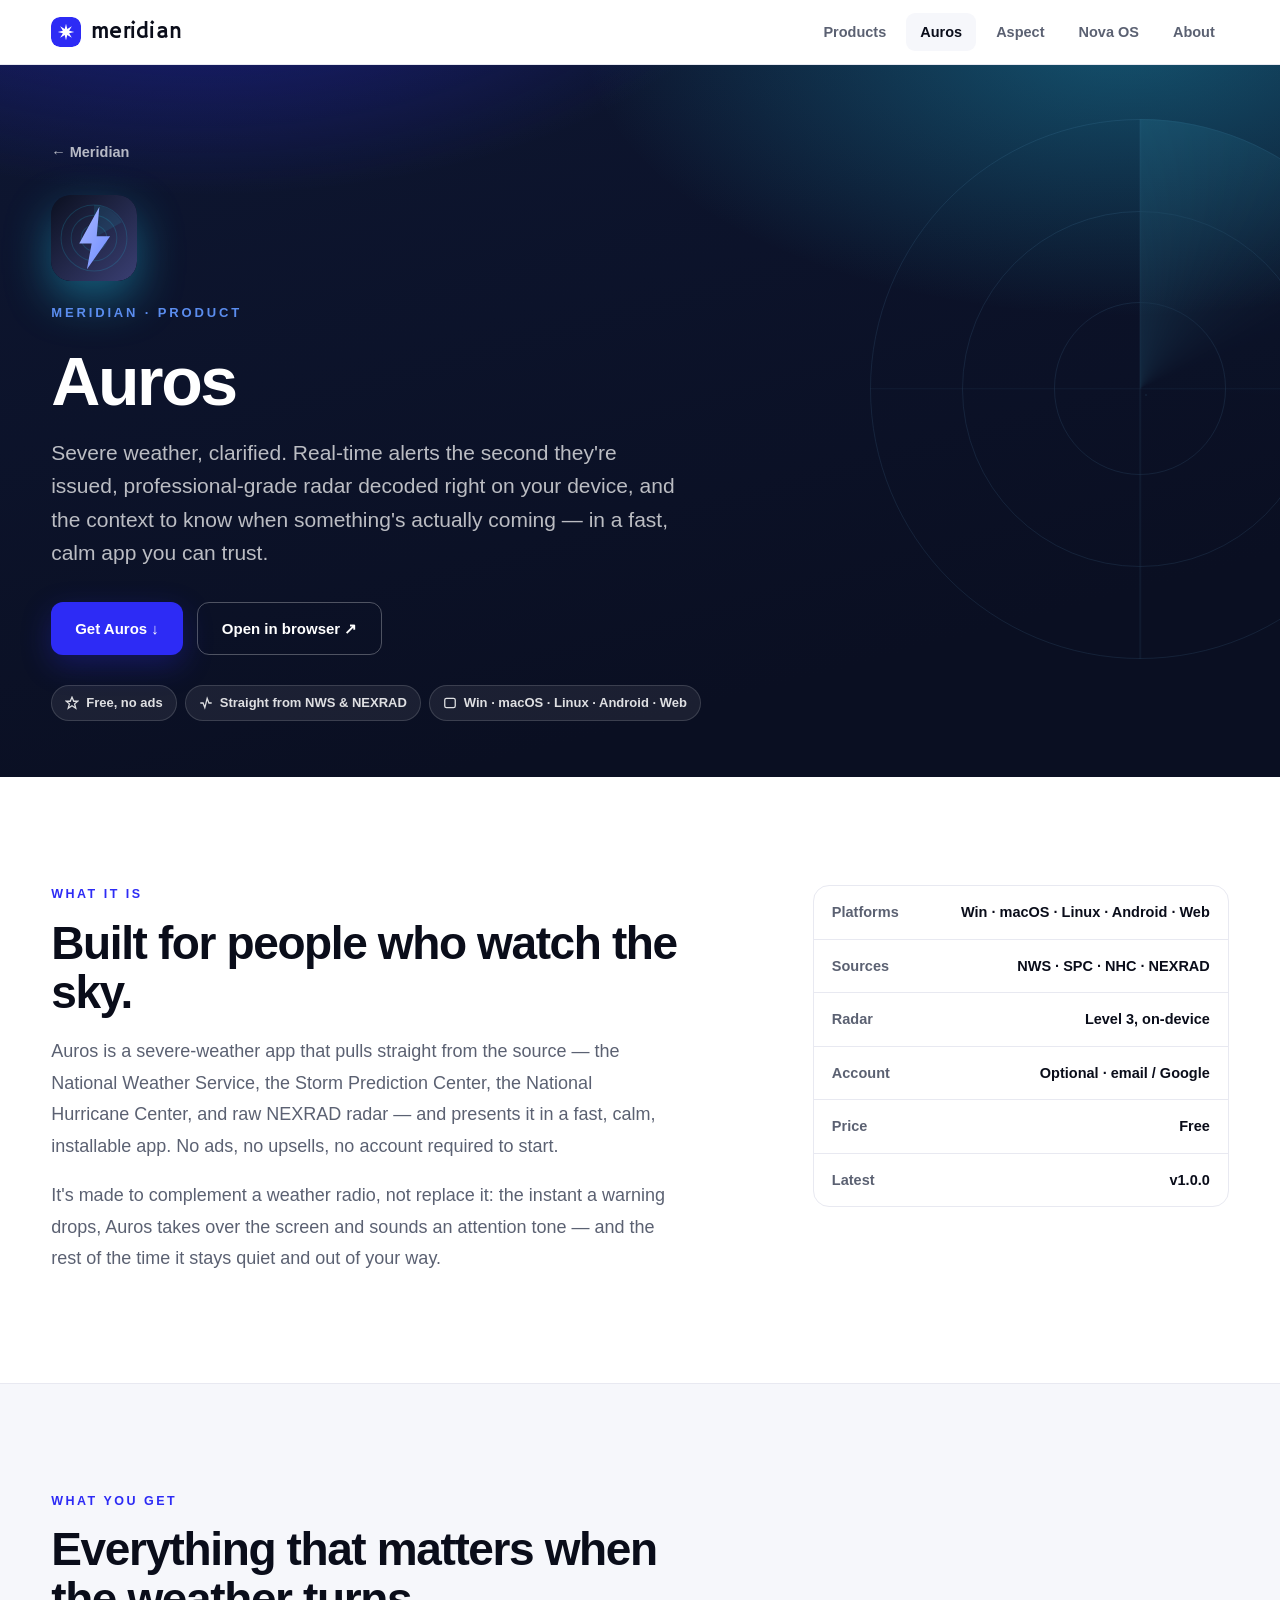
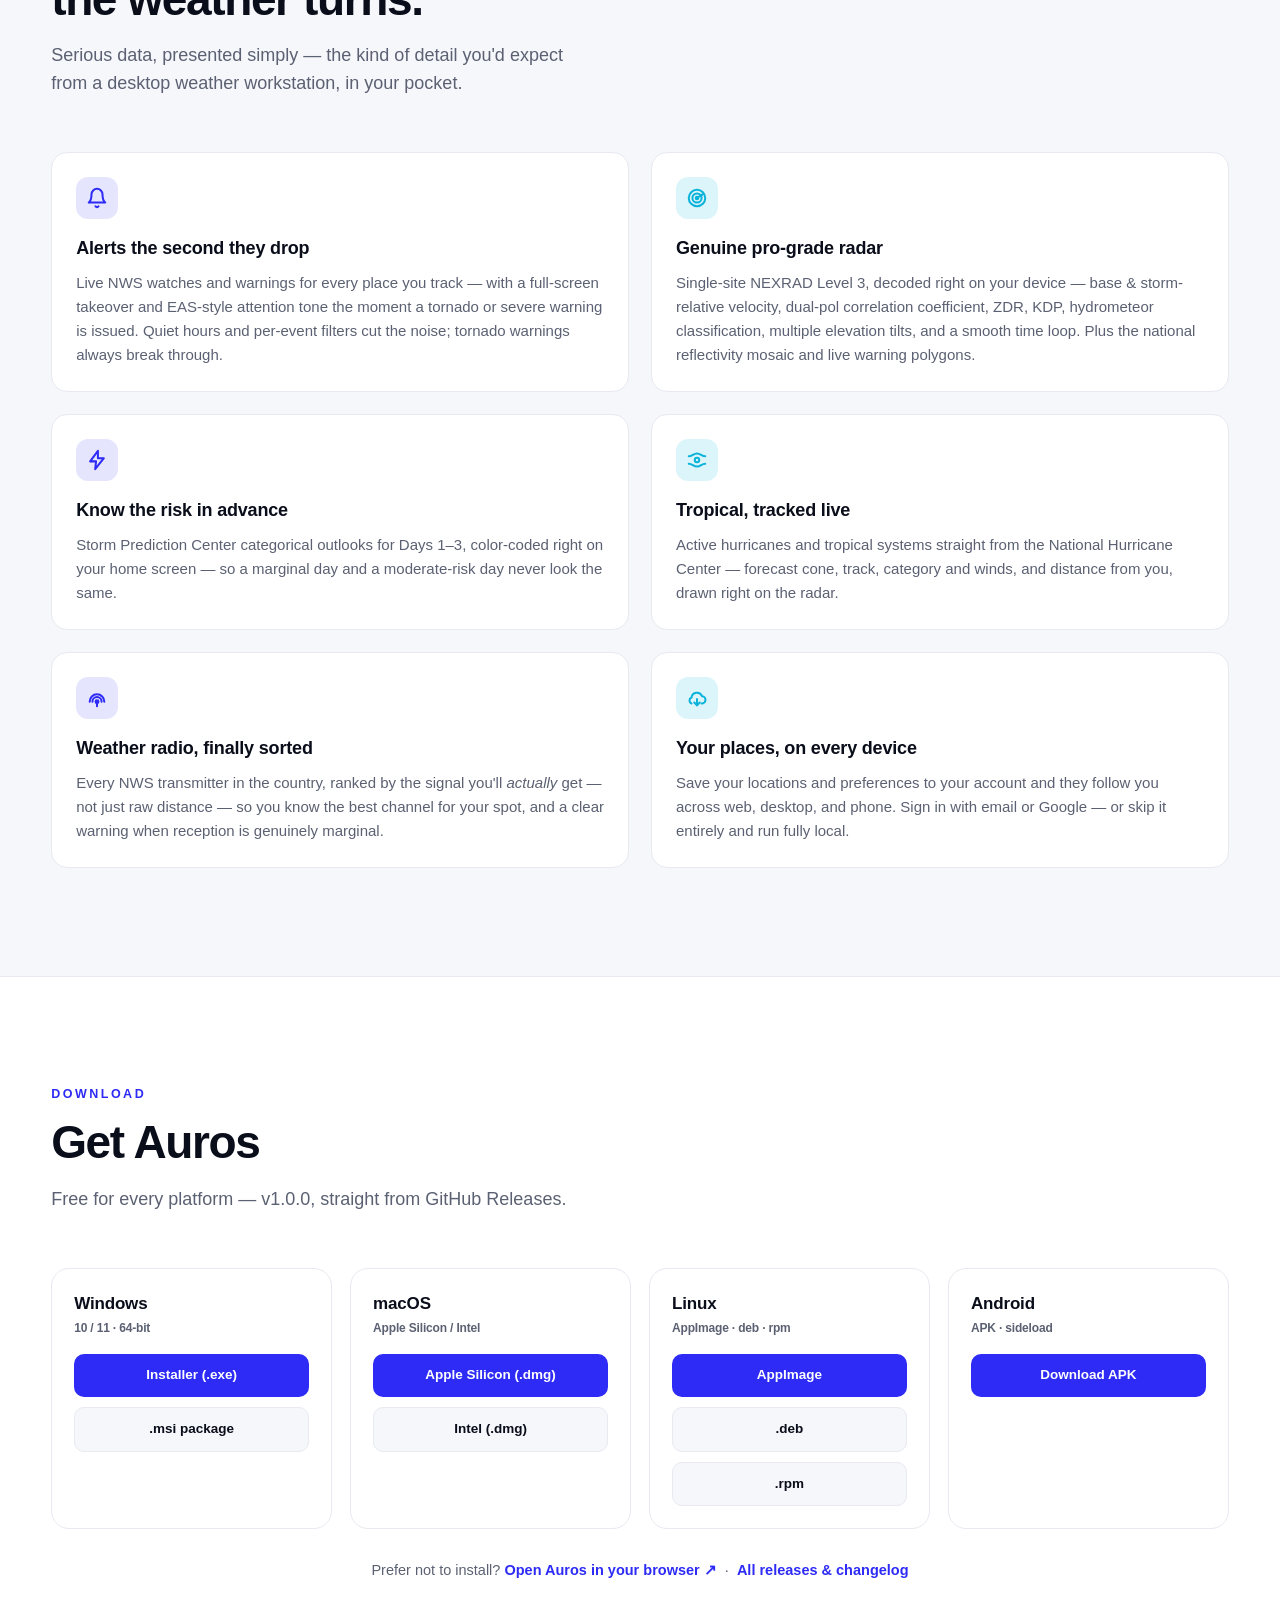
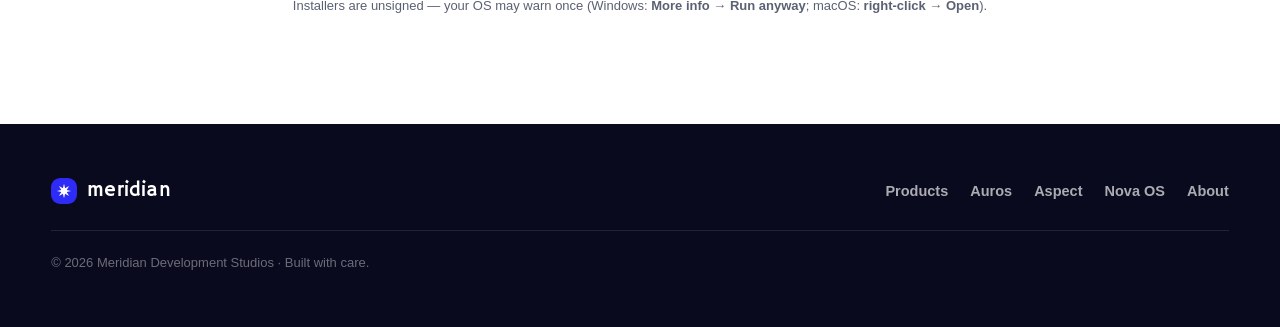
<file: auros.html>
<!doctype html>
<html lang="en">
<head>
  <meta charset="UTF-8" />
  <meta name="viewport" content="width=device-width, initial-scale=1" />
  <title>Auros — Severe Weather, Clarified · Meridian</title>
  <meta name="description" content="Auros is a severe-weather app by Meridian — real-time NWS alerts with an EAS-style alarm, pro-grade NEXRAD Level 3 radar, SPC outlooks and live hurricane tracking. Free on every platform." />
  <meta property="og:type" content="website" />
  <meta property="og:title" content="Auros — by Meridian" />
  <meta property="og:description" content="Real-time severe-weather alerts, pro-grade radar, and storm outlooks in a fast, installable app." />
  <meta property="og:image" content="/og.png" />
  <meta name="twitter:card" content="summary_large_image" />
  <meta name="twitter:title" content="Auros — by Meridian" />
  <meta name="twitter:description" content="Severe weather, clarified. Alerts, radar, and outlooks you can trust." />
  <meta name="twitter:image" content="/og.png" />
  <meta name="theme-color" content="#0a0f22" />
  <link rel="icon" href="favicon.svg" type="image/svg+xml" />
  <link rel="preconnect" href="https://fonts.googleapis.com" />
  <link rel="preconnect" href="https://fonts.gstatic.com" crossorigin />
  <link href="https://fonts.googleapis.com/css2?family=Hammersmith+One&display=swap" rel="stylesheet" />
  <link rel="stylesheet" href="styles.css" />
  <style>
    /* ---- Auros page accents (weather-themed, page-scoped) ---- */
    .auros-hero{position:relative;overflow:hidden;background:linear-gradient(165deg,#0e1733 0%,#0a0f22 80%)}
    .aurora{position:absolute;inset:0;pointer-events:none;
      background:
        radial-gradient(950px 480px at 16% -12%, rgba(45,43,245,.50), transparent 60%),
        radial-gradient(880px 460px at 88% 4%, rgba(34,195,230,.36), transparent 62%);
      animation:auroraShift 15s ease-in-out infinite alternate}
    @keyframes auroraShift{0%{transform:translate3d(0,0,0) scale(1);opacity:.62}100%{transform:translate3d(0,-20px,0) scale(1.08);opacity:.9}}
    .radar-deco{position:absolute;right:-130px;top:50%;transform:translateY(-50%);width:540px;height:540px;pointer-events:none;opacity:.18}
    .radar-deco .ring{position:absolute;border:1.5px solid rgba(120,205,255,.55);border-radius:50%}
    .radar-deco .r1{inset:0}.radar-deco .r2{inset:17%}.radar-deco .r3{inset:34%}.radar-deco .r4{inset:51%}
    .radar-deco .cross{position:absolute;background:rgba(120,205,255,.32)}
    .radar-deco .cx{left:0;right:0;top:50%;height:1.5px;transform:translateY(-.75px)}
    .radar-deco .cy{top:0;bottom:0;left:50%;width:1.5px;transform:translateX(-.75px)}
    .radar-deco .sweep{position:absolute;inset:0;border-radius:50%;
      background:conic-gradient(from 0deg, rgba(80,220,255,.6), rgba(80,220,255,.05) 64deg, transparent 120deg, transparent 360deg);
      animation:radarSweep 4.2s linear infinite}
    @keyframes radarSweep{to{transform:rotate(360deg)}}
    .auros-hero .wrap{position:relative;z-index:2}
    .auros-mark{width:86px;height:86px;display:block;margin:6px 0 22px;border-radius:20px;
      box-shadow:0 18px 46px rgba(34,195,230,.42)}
    .badge-row{display:flex;gap:8px;flex-wrap:wrap;margin-top:30px}
    .pill{display:inline-flex;align-items:center;gap:7px;padding:7px 13px;border-radius:999px;font-size:13px;font-weight:700;
      background:rgba(255,255,255,.07);border:1px solid rgba(255,255,255,.14);color:rgba(255,255,255,.86)}
    .pill svg{width:14px;height:14px;flex:none}
    .feature .fic.cyan{background:color-mix(in srgb,#22c3e6 16%,transparent);color:#0bb3da}
    .dl-meta{display:flex;gap:18px;justify-content:center;flex-wrap:wrap;margin-top:14px;font-size:13px;color:var(--muted)}
    @media (prefers-reduced-motion:reduce){.aurora,.radar-deco .sweep{animation:none}}
    @media (max-width:880px){.radar-deco{display:none}}
  </style>
</head>
<body data-release-repo="meridianstudios/auros">
  <!-- logo sprite -->
  <svg width="0" height="0" style="position:absolute" aria-hidden="true">
    <symbol id="logo-meridian" viewBox="0 0 40 40">
      <rect width="40" height="40" rx="11" fill="#2d2bf5"/>
      <polygon points="20,9 21.72,15.84 27.78,12.22 24.16,18.28 31,20 24.16,21.72 27.78,27.78 21.72,24.16 20,31 18.28,24.16 12.22,27.78 15.84,21.72 9,20 15.84,18.28 12.22,12.22 18.28,15.84" fill="#fff"/>
    </symbol>
    <symbol id="logo-auros" viewBox="0 0 40 40">
      <rect width="40" height="40" rx="11" fill="url(#auros-grad)"/>
      <defs><linearGradient id="auros-grad" x1="0" y1="0" x2="40" y2="40">
        <stop offset="0" stop-color="#2d2bf5"/><stop offset="1" stop-color="#22c3e6"/>
      </linearGradient></defs>
      <circle cx="20" cy="20" r="5.2" fill="#fff"/>
      <g stroke="#fff" stroke-width="2.4" stroke-linecap="round">
        <line x1="20" y1="7" x2="20" y2="10.6"/><line x1="20" y1="29.4" x2="20" y2="33"/>
        <line x1="7" y1="20" x2="10.6" y2="20"/><line x1="29.4" y1="20" x2="33" y2="20"/>
        <line x1="10.8" y1="10.8" x2="13.4" y2="13.4"/><line x1="26.6" y1="26.6" x2="29.2" y2="29.2"/>
        <line x1="29.2" y1="10.8" x2="26.6" y2="13.4"/><line x1="13.4" y1="26.6" x2="10.8" y2="29.2"/>
      </g>
    </symbol>
  </svg>

  <header class="nav" id="nav">
    <div class="nav-inner">
      <a class="brand" href="index.html" aria-label="Meridian — home">
        <svg width="30" height="30"><use href="#logo-meridian"/></svg>
        <span>meridian</span>
      </a>
      <nav class="navlinks" aria-label="Products">
        <a href="index.html#products">Products</a>
        <a href="auros.html" class="current">Auros</a>
        <a href="aspect.html">Aspect</a>
        <a href="novaos.html">Nova OS</a>
        <a href="index.html#about">About</a>
      </nav>
    </div>
  </header>

  <main id="top">
    <section class="page-hero auros-hero">
      <div class="aurora" aria-hidden="true"></div>
      <div class="radar-deco" aria-hidden="true">
        <div class="ring r1"></div><div class="ring r2"></div><div class="ring r3"></div><div class="ring r4"></div>
        <div class="cross cx"></div><div class="cross cy"></div>
        <div class="sweep"></div>
      </div>
      <div class="wrap">
        <a class="backlink" href="index.html">← Meridian</a>
        <img class="auros-mark" src="auroslogo.svg" alt="Auros logo" width="86" height="86" />
        <p class="eyebrow reveal">MERIDIAN · PRODUCT</p>
        <h1 class="reveal">Auros</h1>
        <p class="lede reveal">Severe weather, clarified. Real-time alerts the second they're issued, professional-grade radar decoded right on your device, and the context to know when something's actually coming — in a fast, calm app you can trust.</p>
        <div class="cta reveal">
          <a class="btn btn-primary" href="#download">Get Auros ↓</a>
          <a class="btn btn-ghost" href="https://auros.novalabsos.com" target="_blank" rel="noreferrer">Open in browser ↗</a>
        </div>
        <div class="badge-row reveal">
          <span class="pill"><svg viewBox="0 0 24 24" fill="none" stroke="currentColor" stroke-width="2.2"><path d="M12 2l3 7h7l-5.5 4.5L18.5 21 12 16.8 5.5 21l2-7.5L2 9h7z"/></svg>Free, no ads</span>
          <span class="pill"><svg viewBox="0 0 24 24" fill="none" stroke="currentColor" stroke-width="2.2" stroke-linecap="round"><path d="M3 12h4l3 8 4-16 3 8h4"/></svg>Straight from NWS &amp; NEXRAD</span>
          <span class="pill"><svg viewBox="0 0 24 24" fill="none" stroke="currentColor" stroke-width="2.2"><rect x="3" y="4" width="18" height="16" rx="3"/></svg>Win · macOS · Linux · Android · Web</span>
        </div>
      </div>
    </section>

    <section class="section">
      <div class="wrap">
        <div class="overview">
          <div class="reveal">
            <p class="kicker">WHAT IT IS</p>
            <h2>Built for people who watch the sky.</h2>
            <p class="ov-text">Auros is a severe-weather app that pulls straight from the source — the National Weather Service, the Storm Prediction Center, the National Hurricane Center, and raw NEXRAD radar — and presents it in a fast, calm, installable app. No ads, no upsells, no account required to start.</p>
            <p class="ov-text">It's made to complement a weather radio, not replace it: the instant a warning drops, Auros takes over the screen and sounds an attention tone — and the rest of the time it stays quiet and out of your way.</p>
          </div>
          <ul class="facts reveal">
            <li><span class="k">Platforms</span><span class="v">Win · macOS · Linux · Android · Web</span></li>
            <li><span class="k">Sources</span><span class="v">NWS · SPC · NHC · NEXRAD</span></li>
            <li><span class="k">Radar</span><span class="v">Level 3, on-device</span></li>
            <li><span class="k">Account</span><span class="v">Optional · email / Google</span></li>
            <li><span class="k">Price</span><span class="v">Free</span></li>
            <li><span class="k">Latest</span><span class="v" data-latest-tag>v1.0.0</span></li>
          </ul>
        </div>
      </div>
    </section>

    <section class="section about">
      <div class="wrap">
        <div class="section-head reveal">
          <p class="kicker">WHAT YOU GET</p>
          <h2>Everything that matters when the weather turns.</h2>
          <p class="section-sub">Serious data, presented simply — the kind of detail you'd expect from a desktop weather workstation, in your pocket.</p>
        </div>
        <div class="features">
          <div class="feature reveal">
            <div class="fic"><svg width="22" height="22" viewBox="0 0 24 24" fill="none" stroke="currentColor" stroke-width="2.2" stroke-linecap="round" stroke-linejoin="round"><path d="M18 8a6 6 0 0 0-12 0c0 7-3 9-3 9h18s-3-2-3-9"/><path d="M13.7 21a2 2 0 0 1-3.4 0"/></svg></div>
            <h3>Alerts the second they drop</h3>
            <p>Live NWS watches and warnings for every place you track — with a full-screen takeover and EAS-style attention tone the moment a tornado or severe warning is issued. Quiet hours and per-event filters cut the noise; tornado warnings always break through.</p>
          </div>
          <div class="feature reveal">
            <div class="fic cyan"><svg width="22" height="22" viewBox="0 0 24 24" fill="none" stroke="currentColor" stroke-width="2.2"><circle cx="12" cy="12" r="9"/><circle cx="12" cy="12" r="5"/><circle cx="12" cy="12" r="1.4" fill="currentColor"/><path d="M12 12l6-4" stroke-linecap="round"/></svg></div>
            <h3>Genuine pro-grade radar</h3>
            <p>Single-site NEXRAD Level 3, decoded right on your device — base &amp; storm-relative velocity, dual-pol correlation coefficient, ZDR, KDP, hydrometeor classification, multiple elevation tilts, and a smooth time loop. Plus the national reflectivity mosaic and live warning polygons.</p>
          </div>
          <div class="feature reveal">
            <div class="fic"><svg width="22" height="22" viewBox="0 0 24 24" fill="none" stroke="currentColor" stroke-width="2.2" stroke-linecap="round" stroke-linejoin="round"><path d="M13 2L4.5 13.5H11l-1 8.5L19.5 10H13z"/></svg></div>
            <h3>Know the risk in advance</h3>
            <p>Storm Prediction Center categorical outlooks for Days 1–3, color-coded right on your home screen — so a marginal day and a moderate-risk day never look the same.</p>
          </div>
          <div class="feature reveal">
            <div class="fic cyan"><svg width="22" height="22" viewBox="0 0 24 24" fill="none" stroke="currentColor" stroke-width="2.2" stroke-linecap="round"><path d="M3 8c4 0 5-3 9-3s5 3 9 3"/><path d="M3 16c4 0 5 3 9 3s5-3 9-3"/><circle cx="12" cy="12" r="2.4"/></svg></div>
            <h3>Tropical, tracked live</h3>
            <p>Active hurricanes and tropical systems straight from the National Hurricane Center — forecast cone, track, category and winds, and distance from you, drawn right on the radar.</p>
          </div>
          <div class="feature reveal">
            <div class="fic"><svg width="22" height="22" viewBox="0 0 24 24" fill="none" stroke="currentColor" stroke-width="2.2" stroke-linecap="round"><path d="M4 16a8 8 0 0 1 16 0"/><path d="M7 16a5 5 0 0 1 10 0"/><circle cx="12" cy="16" r="1.6" fill="currentColor"/><line x1="12" y1="16" x2="12" y2="21"/></svg></div>
            <h3>Weather radio, finally sorted</h3>
            <p>Every NWS transmitter in the country, ranked by the signal you'll <em>actually</em> get — not just raw distance — so you know the best channel for your spot, and a clear warning when reception is genuinely marginal.</p>
          </div>
          <div class="feature reveal">
            <div class="fic cyan"><svg width="22" height="22" viewBox="0 0 24 24" fill="none" stroke="currentColor" stroke-width="2.2" stroke-linecap="round" stroke-linejoin="round"><path d="M17 18a4 4 0 0 0 .5-8 6 6 0 0 0-11.5 1.5A3.5 3.5 0 0 0 6 18"/><path d="M12 13v7"/><path d="M9 17l3 3 3-3"/></svg></div>
            <h3>Your places, on every device</h3>
            <p>Save your locations and preferences to your account and they follow you across web, desktop, and phone. Sign in with email or Google — or skip it entirely and run fully local.</p>
          </div>
        </div>
      </div>
    </section>

    <section class="section" id="download" data-release-repo="meridianstudios/auros">
      <div class="wrap">
        <div class="section-head reveal">
          <p class="kicker">DOWNLOAD</p>
          <h2>Get Auros</h2>
          <p class="section-sub">Free for every platform — <span data-latest-tag>v1.0.0</span>, straight from GitHub Releases.</p>
        </div>
        <div class="dl-grid">
          <div class="dl-card reveal">
            <div class="dl-os">Windows<small>10 / 11 · 64-bit</small></div>
            <a class="dl-btn" data-dl="setup.exe" href="https://github.com/meridianstudios/auros/releases/download/v1.0.0/Auros_1.0.0_x64-setup.exe">Installer (.exe)</a>
            <a class="dl-btn ghost" data-dl="en-us.msi" href="https://github.com/meridianstudios/auros/releases/download/v1.0.0/Auros_1.0.0_x64_en-US.msi">.msi package</a>
          </div>
          <div class="dl-card reveal">
            <div class="dl-os">macOS<small>Apple Silicon / Intel</small></div>
            <a class="dl-btn" data-dl="aarch64.dmg" href="https://github.com/meridianstudios/auros/releases/download/v1.0.0/Auros_1.0.0_aarch64.dmg">Apple Silicon (.dmg)</a>
            <a class="dl-btn ghost" data-dl="x64.dmg" href="https://github.com/meridianstudios/auros/releases/download/v1.0.0/Auros_1.0.0_x64.dmg">Intel (.dmg)</a>
          </div>
          <div class="dl-card reveal">
            <div class="dl-os">Linux<small>AppImage · deb · rpm</small></div>
            <a class="dl-btn" data-dl="appimage" href="https://github.com/meridianstudios/auros/releases/download/v1.0.0/Auros_1.0.0_amd64.AppImage">AppImage</a>
            <a class="dl-btn ghost" data-dl="amd64.deb" href="https://github.com/meridianstudios/auros/releases/download/v1.0.0/Auros_1.0.0_amd64.deb">.deb</a>
            <a class="dl-btn ghost" data-dl=".rpm" href="https://github.com/meridianstudios/auros/releases/download/v1.0.0/Auros-1.0.0-1.x86_64.rpm">.rpm</a>
          </div>
          <div class="dl-card reveal">
            <div class="dl-os">Android<small>APK · sideload</small></div>
            <a class="dl-btn" data-dl=".apk" href="https://github.com/meridianstudios/auros/releases/download/v1.0.0/auros.apk">Download APK</a>
          </div>
        </div>
        <p class="dl-note">Prefer not to install? <a href="https://auros.novalabsos.com" target="_blank" rel="noreferrer">Open Auros in your browser ↗</a> &nbsp;·&nbsp; <a href="https://github.com/meridianstudios/auros/releases" target="_blank" rel="noreferrer">All releases &amp; changelog</a></p>
        <p class="dl-meta"><span>Installers are unsigned — your OS may warn once (Windows: <b>More info → Run anyway</b>; macOS: <b>right-click → Open</b>).</span></p>
      </div>
    </section>
  </main>

  <footer class="footer">
    <div class="foot-inner">
      <a class="brand foot-brand" href="index.html">
        <svg width="26" height="26"><use href="#logo-meridian"/></svg>
        <span>meridian</span>
      </a>
      <nav class="foot-links" aria-label="Footer">
        <a href="index.html#products">Products</a>
        <a href="auros.html">Auros</a>
        <a href="aspect.html">Aspect</a>
        <a href="novaos.html">Nova OS</a>
        <a href="index.html#about">About</a>
      </nav>
      <p class="copy">© 2026 Meridian Development Studios · Built with care.</p>
    </div>
  </footer>

  <script src="script.js"></script>
</body>
</html>
</file>
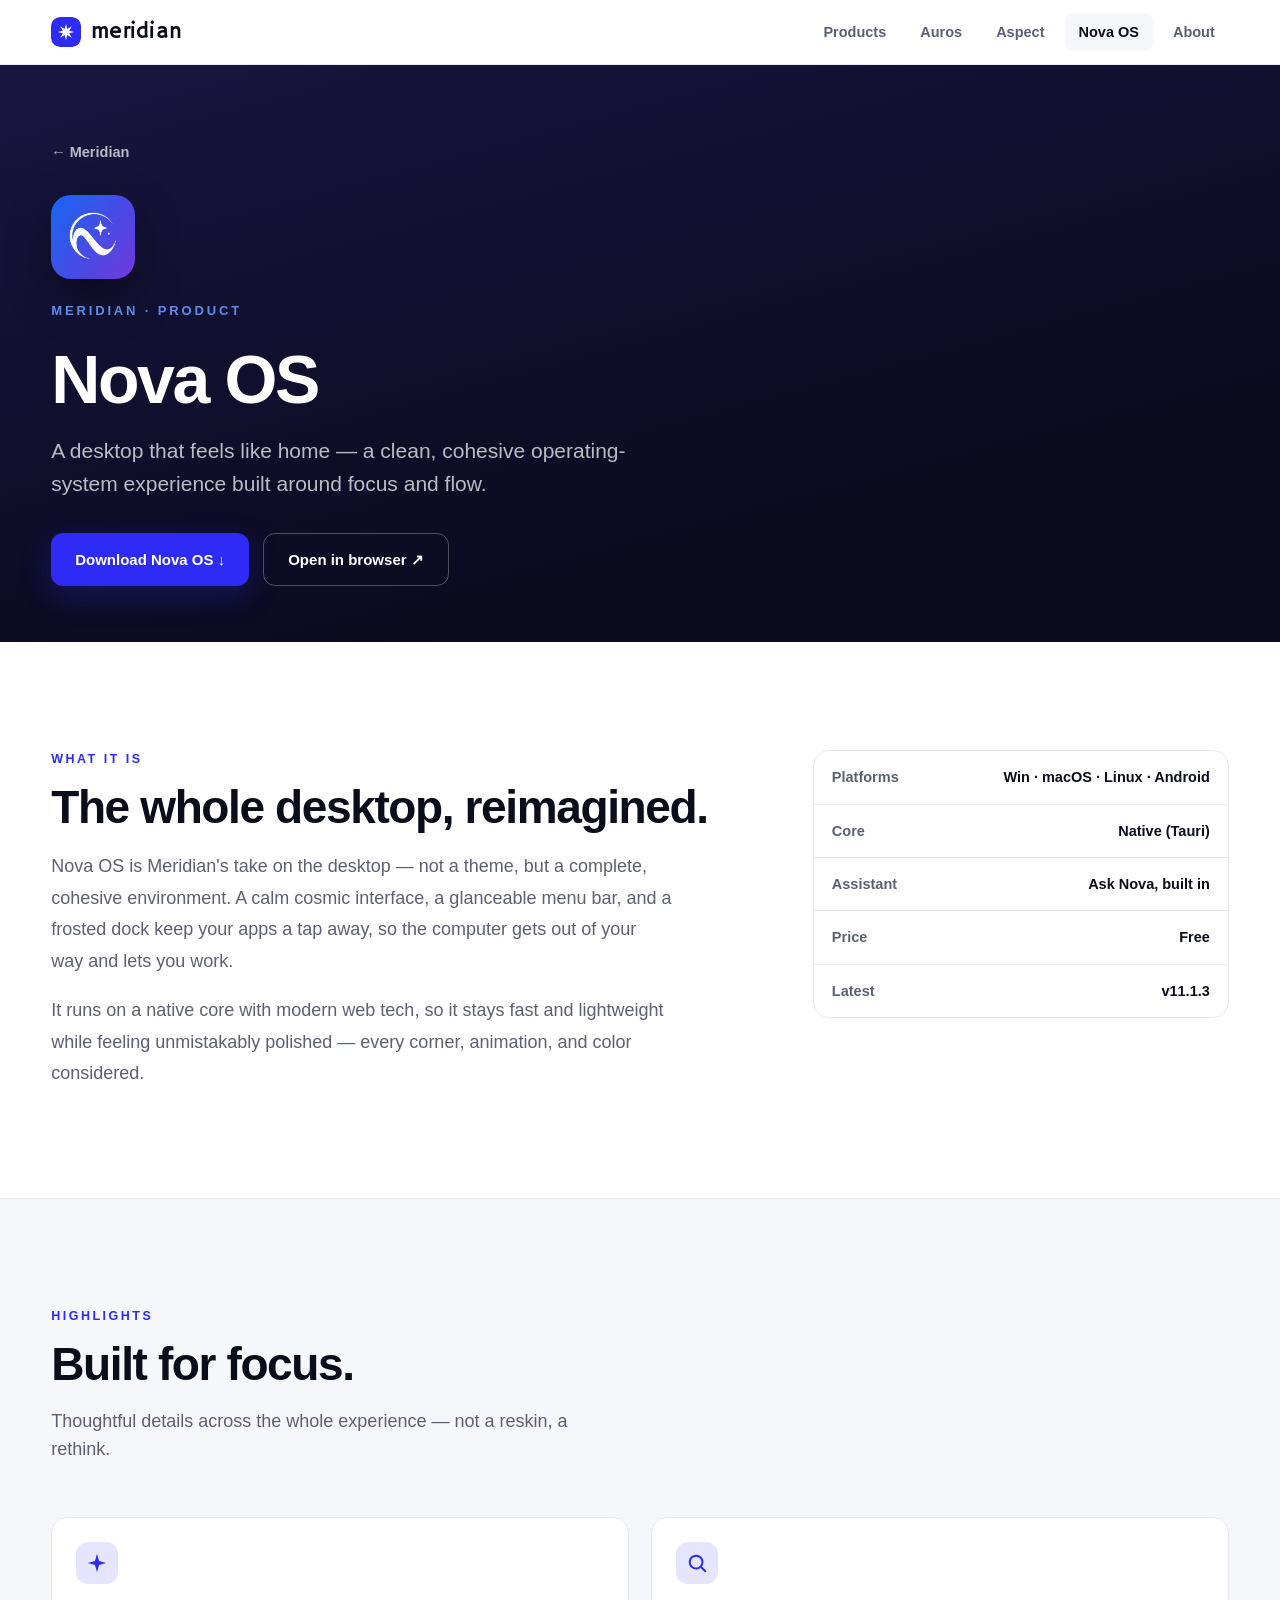
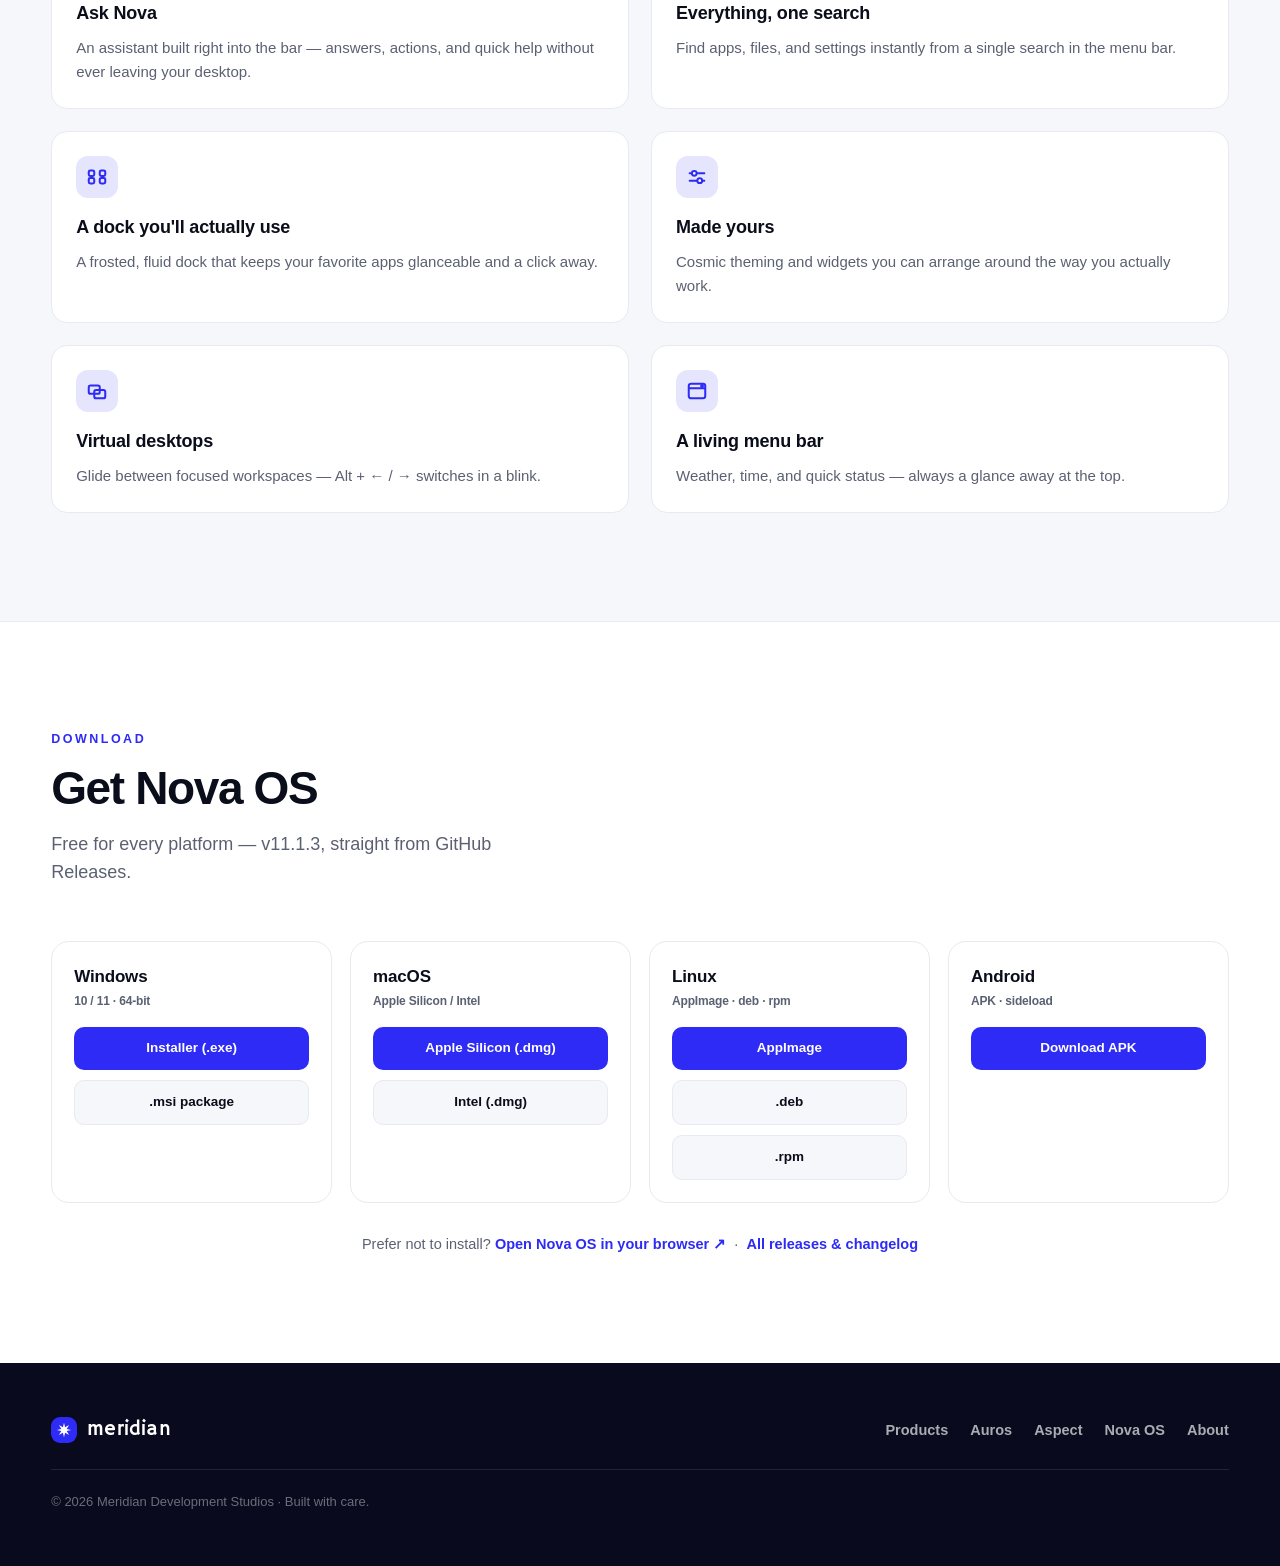
<file: novaos.html>
<!doctype html>
<html lang="en">
<head>
  <meta charset="UTF-8" />
  <meta name="viewport" content="width=device-width, initial-scale=1" />
  <title>Nova OS — Meridian</title>
  <meta name="description" content="Nova OS is a clean, cohesive desktop operating-system experience by Meridian — built around focus and flow." />
  <meta property="og:type" content="website" />
  <meta property="og:title" content="Nova OS — by Meridian" />
  <meta property="og:description" content="A clean, cohesive desktop operating-system experience, built around focus and flow." />
  <meta property="og:image" content="/og.png" />
  <meta name="twitter:card" content="summary_large_image" />
  <meta name="twitter:title" content="Nova OS — by Meridian" />
  <meta name="twitter:description" content="A clean, cohesive desktop operating-system experience." />
  <meta name="twitter:image" content="/og.png" />
  <meta name="theme-color" content="#2d2bf5" />
  <link rel="icon" href="favicon.svg" type="image/svg+xml" />
  <link rel="preconnect" href="https://fonts.googleapis.com" />
  <link rel="preconnect" href="https://fonts.gstatic.com" crossorigin />
  <link href="https://fonts.googleapis.com/css2?family=Hammersmith+One&display=swap" rel="stylesheet" />
  <link rel="stylesheet" href="styles.css" />
</head>
<body>
  <svg width="0" height="0" style="position:absolute" aria-hidden="true">
    <symbol id="logo-meridian" viewBox="0 0 40 40">
      <rect width="40" height="40" rx="11" fill="#2d2bf5"/>
      <polygon points="20,9 21.72,15.84 27.78,12.22 24.16,18.28 31,20 24.16,21.72 27.78,27.78 21.72,24.16 20,31 18.28,24.16 12.22,27.78 15.84,21.72 9,20 15.84,18.28 12.22,12.22 18.28,15.84" fill="#fff"/>
    </symbol>
  </svg>

  <header class="nav" id="nav">
    <div class="nav-inner">
      <a class="brand" href="index.html" aria-label="Meridian — home">
        <svg width="30" height="30"><use href="#logo-meridian"/></svg>
        <span>meridian</span>
      </a>
      <nav class="navlinks" aria-label="Products">
        <a href="index.html#products">Products</a>
        <a href="auros.html">Auros</a>
        <a href="aspect.html">Aspect</a>
        <a href="novaos.html" class="current">Nova OS</a>
        <a href="index.html#about">About</a>
      </nav>
    </div>
  </header>

  <main id="top">
    <section class="page-hero">
      <div class="wrap">
        <a class="backlink" href="index.html">← Meridian</a>
        <img src="novaoslogo.png" alt="Nova OS logo" class="page-logo reveal" onerror="this.style.display='none'" />
        <p class="eyebrow reveal">MERIDIAN · PRODUCT</p>
        <h1 class="reveal">Nova&nbsp;OS</h1>
        <p class="lede reveal">A desktop that feels like home — a clean, cohesive operating-system experience built around focus and flow.</p>
        <div class="cta reveal">
          <a class="btn btn-primary" href="#download">Download Nova OS ↓</a>
          <a class="btn btn-ghost" href="https://novalabsos.com" target="_blank" rel="noreferrer">Open in browser ↗</a>
        </div>
      </div>
    </section>

    <section class="section">
      <div class="wrap">
        <div class="overview">
          <div class="reveal">
            <p class="kicker">WHAT IT IS</p>
            <h2>The whole desktop, reimagined.</h2>
            <p class="ov-text">Nova OS is Meridian's take on the desktop — not a theme, but a complete, cohesive environment. A calm cosmic interface, a glanceable menu bar, and a frosted dock keep your apps a tap away, so the computer gets out of your way and lets you work.</p>
            <p class="ov-text">It runs on a native core with modern web tech, so it stays fast and lightweight while feeling unmistakably polished — every corner, animation, and color considered.</p>
          </div>
          <ul class="facts reveal">
            <li><span class="k">Platforms</span><span class="v">Win · macOS · Linux · Android</span></li>
            <li><span class="k">Core</span><span class="v">Native (Tauri)</span></li>
            <li><span class="k">Assistant</span><span class="v">Ask Nova, built in</span></li>
            <li><span class="k">Price</span><span class="v">Free</span></li>
            <li><span class="k">Latest</span><span class="v" data-latest-tag>v11.1.3</span></li>
          </ul>
        </div>
      </div>
    </section>

    <section class="section about">
      <div class="wrap">
        <div class="section-head reveal">
          <p class="kicker">HIGHLIGHTS</p>
          <h2>Built for focus.</h2>
          <p class="section-sub">Thoughtful details across the whole experience — not a reskin, a rethink.</p>
        </div>
        <div class="features">
          <div class="feature reveal">
            <div class="fic"><svg width="22" height="22" viewBox="0 0 24 24" fill="currentColor"><path d="M12 2l2.2 7.8L22 12l-7.8 2.2L12 22l-2.2-7.8L2 12l7.8-2.2z"/></svg></div>
            <h3>Ask Nova</h3>
            <p>An assistant built right into the bar — answers, actions, and quick help without ever leaving your desktop.</p>
          </div>
          <div class="feature reveal">
            <div class="fic"><svg width="22" height="22" viewBox="0 0 24 24" fill="none" stroke="currentColor" stroke-width="2.2" stroke-linecap="round"><circle cx="11" cy="11" r="7"/><path d="M21 21l-4-4"/></svg></div>
            <h3>Everything, one search</h3>
            <p>Find apps, files, and settings instantly from a single search in the menu bar.</p>
          </div>
          <div class="feature reveal">
            <div class="fic"><svg width="22" height="22" viewBox="0 0 24 24" fill="none" stroke="currentColor" stroke-width="2.2"><rect x="3" y="5" width="6" height="6" rx="1.6"/><rect x="15" y="5" width="6" height="6" rx="1.6"/><rect x="3" y="13" width="6" height="6" rx="1.6"/><rect x="15" y="13" width="6" height="6" rx="1.6"/></svg></div>
            <h3>A dock you'll actually use</h3>
            <p>A frosted, fluid dock that keeps your favorite apps glanceable and a click away.</p>
          </div>
          <div class="feature reveal">
            <div class="fic"><svg width="22" height="22" viewBox="0 0 24 24" fill="none" stroke="currentColor" stroke-width="2.2" stroke-linecap="round"><line x1="4" y1="8" x2="20" y2="8"/><line x1="4" y1="16" x2="20" y2="16"/><circle cx="9" cy="8" r="2.6" fill="#fff"/><circle cx="15" cy="16" r="2.6" fill="#fff"/></svg></div>
            <h3>Made yours</h3>
            <p>Cosmic theming and widgets you can arrange around the way you actually work.</p>
          </div>
          <div class="feature reveal">
            <div class="fic"><svg width="22" height="22" viewBox="0 0 24 24" fill="none" stroke="currentColor" stroke-width="2.2"><rect x="3" y="6" width="12" height="9" rx="2"/><rect x="9" y="11" width="12" height="9" rx="2"/></svg></div>
            <h3>Virtual desktops</h3>
            <p>Glide between focused workspaces — Alt + ← / → switches in a blink.</p>
          </div>
          <div class="feature reveal">
            <div class="fic"><svg width="22" height="22" viewBox="0 0 24 24" fill="none" stroke="currentColor" stroke-width="2.2"><rect x="3" y="4" width="18" height="16" rx="2.5"/><line x1="3" y1="9" x2="21" y2="9"/><circle cx="17.5" cy="6.5" r="1" fill="currentColor"/></svg></div>
            <h3>A living menu bar</h3>
            <p>Weather, time, and quick status — always a glance away at the top.</p>
          </div>
        </div>
      </div>
    </section>

    <section class="section" id="download">
      <div class="wrap">
        <div class="section-head reveal">
          <p class="kicker">DOWNLOAD</p>
          <h2>Get Nova OS</h2>
          <p class="section-sub">Free for every platform — <span data-latest-tag>v11.1.3</span>, straight from GitHub Releases.</p>
        </div>
        <div class="dl-grid">
          <div class="dl-card reveal">
            <div class="dl-os">Windows<small>10 / 11 · 64-bit</small></div>
            <a class="dl-btn" data-dl="setup.exe" href="https://github.com/meridianstudios/nova-os/releases/download/v11.1.3/Nova.OS_11.1.3_x64-setup.exe">Installer (.exe)</a>
            <a class="dl-btn ghost" data-dl="msi" href="https://github.com/meridianstudios/nova-os/releases/download/v11.1.3/Nova.OS_11.1.3_x64_en-US.msi">.msi package</a>
          </div>
          <div class="dl-card reveal">
            <div class="dl-os">macOS<small>Apple Silicon / Intel</small></div>
            <a class="dl-btn" data-dl="aarch64.dmg" href="https://github.com/meridianstudios/nova-os/releases/download/v11.1.3/Nova.OS_11.1.3_aarch64.dmg">Apple Silicon (.dmg)</a>
            <a class="dl-btn ghost" data-dl="x64.dmg" href="https://github.com/meridianstudios/nova-os/releases/download/v11.1.3/Nova.OS_11.1.3_x64.dmg">Intel (.dmg)</a>
          </div>
          <div class="dl-card reveal">
            <div class="dl-os">Linux<small>AppImage · deb · rpm</small></div>
            <a class="dl-btn" data-dl="appimage" href="https://github.com/meridianstudios/nova-os/releases/download/v11.1.3/Nova.OS_11.1.3_amd64.AppImage">AppImage</a>
            <a class="dl-btn ghost" data-dl="deb" href="https://github.com/meridianstudios/nova-os/releases/download/v11.1.3/Nova.OS_11.1.3_amd64.deb">.deb</a>
            <a class="dl-btn ghost" data-dl="rpm" href="https://github.com/meridianstudios/nova-os/releases/download/v11.1.3/Nova.OS-11.1.3-1.x86_64.rpm">.rpm</a>
          </div>
          <div class="dl-card reveal">
            <div class="dl-os">Android<small>APK · sideload</small></div>
            <a class="dl-btn" data-dl=".apk" href="https://github.com/meridianstudios/nova-os/releases/download/v11.1.3/nova-os.apk">Download APK</a>
          </div>
        </div>
        <p class="dl-note">Prefer not to install? <a href="https://novalabsos.com" target="_blank" rel="noreferrer">Open Nova OS in your browser ↗</a> &nbsp;·&nbsp; <a href="https://github.com/meridianstudios/nova-os/releases" target="_blank" rel="noreferrer">All releases &amp; changelog</a></p>
      </div>
    </section>
  </main>

  <footer class="footer">
    <div class="foot-inner">
      <a class="brand foot-brand" href="index.html">
        <svg width="26" height="26"><use href="#logo-meridian"/></svg>
        <span>meridian</span>
      </a>
      <nav class="foot-links" aria-label="Footer">
        <a href="index.html#products">Products</a>
        <a href="auros.html">Auros</a>
        <a href="aspect.html">Aspect</a>
        <a href="novaos.html">Nova OS</a>
        <a href="index.html#about">About</a>
      </nav>
      <p class="copy">© 2026 Meridian Development Studios · Built with care.</p>
    </div>
  </footer>

  <script src="script.js"></script>
</body>
</html>
</file>
<file: styles.css>
*{box-sizing:border-box;margin:0;padding:0}
:root{
  --ink:#0a0d1a; --muted:#5b6172; --bg:#ffffff; --soft:#f6f7fb;
  --blue:#2d2bf5; --blue2:#5b8def; --line:#e8e9f1;
  --maxw:1320px;
  --pad:clamp(20px,4vw,64px);
  --sans:-apple-system,BlinkMacSystemFont,"Segoe UI",Roboto,Helvetica,Arial,sans-serif;
  --logo:"Hammersmith One",var(--sans);
}
html{scroll-behavior:smooth;scroll-padding-top:84px}
body{font-family:var(--sans);color:var(--ink);background:var(--bg);line-height:1.55;-webkit-font-smoothing:antialiased;overflow-x:hidden}
a{color:inherit;text-decoration:none}
img{max-width:100%;display:block}
.wrap{max-width:var(--maxw);margin:0 auto;padding:0 var(--pad)}

/* ---------- nav ---------- */
.nav{position:fixed;top:0;left:0;right:0;z-index:50;background:#fff;border-bottom:1px solid var(--line);transition:box-shadow .3s ease}
.nav.scrolled{box-shadow:0 2px 24px rgba(10,13,26,.07)}
.nav-inner{max-width:none;width:100%;padding:13px var(--pad);display:flex;align-items:center;justify-content:space-between}
.brand{display:inline-flex;align-items:center;gap:10px;color:var(--ink)}
.brand span{font-family:var(--logo);font-weight:400;font-size:22px;letter-spacing:.01em;line-height:1}
.brand svg{border-radius:9px;flex:none}
.navlinks{display:flex;gap:6px;align-items:center}
.navlinks a{padding:8px 14px;border-radius:9px;font-size:14.5px;font-weight:600;color:var(--muted);transition:color .25s,background .25s}
.navlinks a:hover,.navlinks a.current{background:var(--soft);color:var(--ink)}

/* ---------- buttons ---------- */
.btn{display:inline-flex;align-items:center;gap:8px;padding:14px 24px;border-radius:12px;font-weight:700;font-size:15px;transition:transform .2s ease,box-shadow .2s ease,background .2s ease,border-color .2s}
.btn-primary{background:var(--blue);color:#fff;box-shadow:0 10px 30px rgba(45,43,245,.28)}
.btn-primary:hover{transform:translateY(-2px);box-shadow:0 16px 40px rgba(45,43,245,.36)}
.btn-dark{background:#fff;color:#11132a;box-shadow:0 10px 30px rgba(0,0,0,.25)}
.btn-dark:hover{transform:translateY(-2px);box-shadow:0 16px 40px rgba(0,0,0,.32)}
.btn-ghost{border:1px solid rgba(255,255,255,.28);color:#fff}
.btn-ghost:hover{background:rgba(255,255,255,.1);border-color:rgba(255,255,255,.5)}
.btn-ghost-dark{border:1px solid var(--line);color:var(--ink)}
.btn-ghost-dark:hover{background:var(--soft);transform:translateY(-2px)}
.dl-row{display:flex;gap:14px;justify-content:center;flex-wrap:wrap;margin-top:6px}

/* ---------- hero ---------- */
.hero{position:relative;min-height:92vh;display:flex;align-items:center;color:#fff;overflow:hidden;
  background:radial-gradient(1100px 620px at 72% -12%,#4a48ff 0%,rgba(74,72,255,0) 58%),linear-gradient(165deg,#191643 0%,#0a0a1e 72%)}
.hero .star-deco{position:absolute;right:-90px;top:50%;transform:translateY(-50%);width:560px;height:560px;opacity:.10;pointer-events:none;animation:starDrift 100s linear infinite}
@keyframes starDrift{0%{transform:translateY(-50%) rotate(0) scale(1)}50%{transform:translateY(-50%) rotate(180deg) scale(1.06)}100%{transform:translateY(-50%) rotate(360deg) scale(1)}}
.hero-inner{position:relative;max-width:var(--maxw);margin:0 auto;padding:120px var(--pad) 90px;width:100%}
.eyebrow{font-size:13px;font-weight:700;letter-spacing:.22em;color:var(--blue2);margin-bottom:22px}
.hero h1{font-size:clamp(40px,6.4vw,76px);line-height:1.02;letter-spacing:-.035em;font-weight:800;max-width:14ch}
.hero h1 span{color:var(--blue2)}
.lede{margin-top:24px;font-size:clamp(17px,2.1vw,21px);color:rgba(255,255,255,.72);max-width:54ch;line-height:1.6}
.cta{margin-top:38px;display:flex;gap:14px;flex-wrap:wrap}

/* ---------- sections ---------- */
.section{padding:108px 0}
.section-head{max-width:640px;margin-bottom:54px}
.kicker{font-size:12.5px;font-weight:700;letter-spacing:.2em;color:var(--blue);margin-bottom:14px}
h2{font-size:clamp(30px,4vw,46px);line-height:1.08;letter-spacing:-.03em;font-weight:800}
.section-sub{margin-top:18px;font-size:18px;color:var(--muted);max-width:52ch}

/* ---------- product grid ---------- */
.grid{display:grid;grid-template-columns:repeat(3,1fr);gap:24px}
.card{background:var(--bg);border:1px solid var(--line);border-radius:20px;overflow:hidden;transition:transform .28s ease,box-shadow .28s ease,border-color .28s;display:flex;flex-direction:column}
.card:hover{transform:translateY(-8px);box-shadow:0 30px 70px rgba(45,43,245,.18);border-color:color-mix(in srgb,var(--blue) 38%,var(--line))}
.card-banner{height:128px;display:flex;align-items:center;justify-content:center}
.banner-auros{background:linear-gradient(135deg,#2d2bf5,#22c3e6)}
.banner-nova{background:linear-gradient(135deg,#3b39ff,#7b5bff)}
.banner-aspect{background:linear-gradient(135deg,#15151c,#24242e)}
.banner-soon{background:linear-gradient(135deg,#2d2bf5,#191643)}
.card-banner svg,.card-banner img{width:62px;height:62px;border-radius:15px;box-shadow:0 8px 24px rgba(0,0,0,.22);transition:transform .35s cubic-bezier(.34,1.56,.64,1)}
.card-banner{transition:filter .35s ease}
.card:hover .card-banner{filter:brightness(1.08) saturate(1.1)}
.card:hover .card-banner svg,.card:hover .card-banner img{transform:scale(1.18) rotate(-3deg);filter:drop-shadow(0 12px 26px rgba(0,0,0,.4))}
.card-body{padding:26px 24px 28px;display:flex;flex-direction:column;flex:1}
.card-top{display:flex;align-items:center;justify-content:space-between;gap:10px}
.card-top h3{font-size:22px;letter-spacing:-.02em;font-weight:800}
.badge{font-size:11.5px;font-weight:700;letter-spacing:.04em;padding:5px 10px;border-radius:999px;white-space:nowrap}
.badge.live{background:#e8f7ee;color:#1a9b53}
.badge.soon{background:var(--soft);color:var(--muted)}
.card-tag{margin-top:14px;font-size:15.5px;font-weight:700;color:var(--blue)}
.card-desc{margin-top:8px;font-size:15px;color:var(--muted);line-height:1.6}
.card-link{display:inline-block;margin-top:20px;font-weight:700;font-size:14.5px;color:var(--ink);transition:color .2s ease,transform .2s ease}
.card-link:hover{color:var(--blue);transform:translateX(4px)}
.card-link.disabled{color:#aeb2c2;cursor:default}

/* ---------- about ---------- */
.about{background:var(--soft);border-top:1px solid var(--line);border-bottom:1px solid var(--line)}
.about-grid{display:grid;grid-template-columns:1.3fr .7fr;gap:56px;align-items:center}
.about-text{margin-top:22px;font-size:18px;color:var(--muted);line-height:1.7;max-width:50ch}
.about-star{display:flex;justify-content:center}
.about-star svg{width:150px;height:150px;border-radius:34px;box-shadow:0 24px 60px rgba(45,43,245,.28)}

/* ---------- footer ---------- */
.footer{background:#0a0a1e;color:#fff;padding:54px 0}
.foot-inner{max-width:none;padding:0 var(--pad);display:flex;align-items:center;justify-content:space-between;flex-wrap:wrap;gap:20px}
.foot-brand{color:#fff}
.foot-brand span{font-family:var(--logo);font-weight:400;font-size:20px}
.foot-links{display:flex;gap:22px;flex-wrap:wrap}
.foot-links a{font-size:14.5px;color:rgba(255,255,255,.66);font-weight:600}
.foot-links a:hover{color:#fff}
.copy{width:100%;font-size:13px;color:rgba(255,255,255,.4);border-top:1px solid rgba(255,255,255,.1);padding-top:22px;margin-top:6px}

/* ---------- Nova OS page ---------- */
.page-hero{background:linear-gradient(165deg,#191643 0%,#0a0a1e 78%);color:#fff;padding:140px 0 56px}
.page-hero .eyebrow{color:var(--blue2)}
.page-hero h1{font-size:clamp(38px,6vw,68px);letter-spacing:-.035em;font-weight:800;line-height:1.03}
.page-hero .lede{margin-top:20px}
.page-hero .cta{margin-top:32px}
.page-logo{width:84px;height:84px;border-radius:20px;display:block;margin:6px 0 22px;box-shadow:0 18px 44px rgba(0,0,0,.4)}
.shot{margin:-46px auto 0;max-width:980px;padding:0 var(--pad);position:relative;z-index:2}
.shot-frame{border-radius:16px;overflow:hidden;border:1px solid var(--line);box-shadow:0 40px 90px -30px rgba(10,13,26,.5);background:#0a0a1e}
.shot-bar{height:34px;background:#11132a;display:flex;align-items:center;gap:8px;padding:0 14px}
.shot-bar i{width:11px;height:11px;border-radius:50%;background:#3a3d55;display:block}
.shot-img{position:relative;aspect-ratio:16/9;background:linear-gradient(135deg,#2d2bf5,#7b5bff);display:flex;align-items:center;justify-content:center}
.shot-img img{position:absolute;inset:0;width:100%;height:100%;object-fit:cover}
.shot-img .ph{color:rgba(255,255,255,.8);font-size:14px;font-weight:600;text-align:center;padding:20px}
.prose{max-width:680px;margin:0 auto}
.prose p{font-size:18px;color:var(--muted);line-height:1.75;margin-top:18px}
.features{display:grid;grid-template-columns:repeat(2,1fr);gap:22px;margin-top:8px}
.feature{background:var(--bg);border:1px solid var(--line);border-radius:16px;padding:24px}
.feature h3{font-size:18px;font-weight:800;letter-spacing:-.01em}
.feature p{margin-top:8px;font-size:15px;color:var(--muted);line-height:1.6}
.feature .fic{width:42px;height:42px;border-radius:12px;background:color-mix(in srgb,var(--blue) 12%,transparent);color:var(--blue);display:flex;align-items:center;justify-content:center;font-size:20px;font-weight:800;margin-bottom:16px}
.backlink{display:inline-flex;align-items:center;gap:7px;color:rgba(255,255,255,.7);font-weight:600;font-size:14.5px;margin-bottom:26px}
.backlink:hover{color:#fff}

/* ---------- Nova OS: overview + facts ---------- */
.overview{display:grid;grid-template-columns:1.45fr .85fr;gap:52px;align-items:start}
.ov-text{font-size:18px;color:var(--muted);line-height:1.75;margin-top:18px;max-width:62ch}
.facts{list-style:none;border:1px solid var(--line);border-radius:16px;overflow:hidden;background:var(--bg)}
.facts li{display:flex;justify-content:space-between;gap:18px;align-items:center;padding:15px 18px;border-top:1px solid var(--line);font-size:14.5px}
.facts li:first-child{border-top:none}
.facts .k{color:var(--muted);font-weight:600}
.facts .v{font-weight:700;text-align:right}

/* ---------- Nova OS: downloads ---------- */
.dl-grid{display:grid;grid-template-columns:repeat(4,1fr);gap:18px}
.dl-card{border:1px solid var(--line);border-radius:18px;padding:22px;background:var(--bg);display:flex;flex-direction:column;gap:10px;transition:transform .28s ease,box-shadow .28s ease,border-color .28s}
.dl-card:hover{transform:translateY(-6px);box-shadow:0 24px 50px rgba(45,43,245,.16);border-color:color-mix(in srgb,var(--blue) 35%,var(--line))}
.dl-os{font-weight:800;font-size:17px;letter-spacing:-.01em;margin-bottom:6px}
.dl-os small{display:block;font-weight:600;font-size:12px;color:var(--muted);margin-top:2px}
.dl-btn{display:block;text-align:center;padding:11px 14px;border-radius:10px;background:var(--blue);color:#fff;font-weight:700;font-size:13.5px;transition:transform .18s ease,filter .18s ease}
.dl-btn:hover{transform:translateY(-2px);filter:brightness(1.1)}
.dl-btn.ghost{background:var(--soft);color:var(--ink);border:1px solid var(--line)}
.dl-btn.ghost:hover{background:#eceef6}
.dl-note{text-align:center;margin-top:30px;color:var(--muted);font-size:14.5px}
.dl-note a{color:var(--blue);font-weight:600}

/* ---------- reveal ---------- */
.reveal{opacity:0;transform:translateY(26px);transition:opacity .7s cubic-bezier(.22,.61,.36,1),transform .7s cubic-bezier(.22,.61,.36,1)}
.reveal.in{opacity:1;transform:none}
.hero .reveal:nth-child(2){transition-delay:.08s}
.hero .reveal:nth-child(3){transition-delay:.16s}
.hero .reveal:nth-child(4){transition-delay:.24s}
.grid .card:nth-child(2){transition-delay:.1s}
.grid .card:nth-child(3){transition-delay:.2s}
.features .feature:nth-child(2){transition-delay:.08s}
.features .feature:nth-child(3){transition-delay:.16s}
.features .feature:nth-child(4){transition-delay:.24s}
@media (prefers-reduced-motion:reduce){.reveal{transition:none}html{scroll-behavior:auto}.hero .star-deco{animation:none}}

/* ---------- responsive ---------- */
@media (max-width:880px){
  .grid{grid-template-columns:1fr;gap:20px}
  .about-grid{grid-template-columns:1fr;gap:34px}
  .about-star{order:-1;justify-content:flex-start}
  .features{grid-template-columns:1fr}
  .overview{grid-template-columns:1fr;gap:30px}
  .dl-grid{grid-template-columns:repeat(2,1fr)}
  .section{padding:80px 0}
  .navlinks a:first-child{display:none}
}
@media (max-width:560px){
  .navlinks{gap:2px}
  .navlinks a{padding:7px 9px;font-size:13.5px}
  .navlinks a:nth-child(4){display:none}
  .hero-inner{padding-top:130px}
  .dl-grid{grid-template-columns:1fr}
}
</file>
